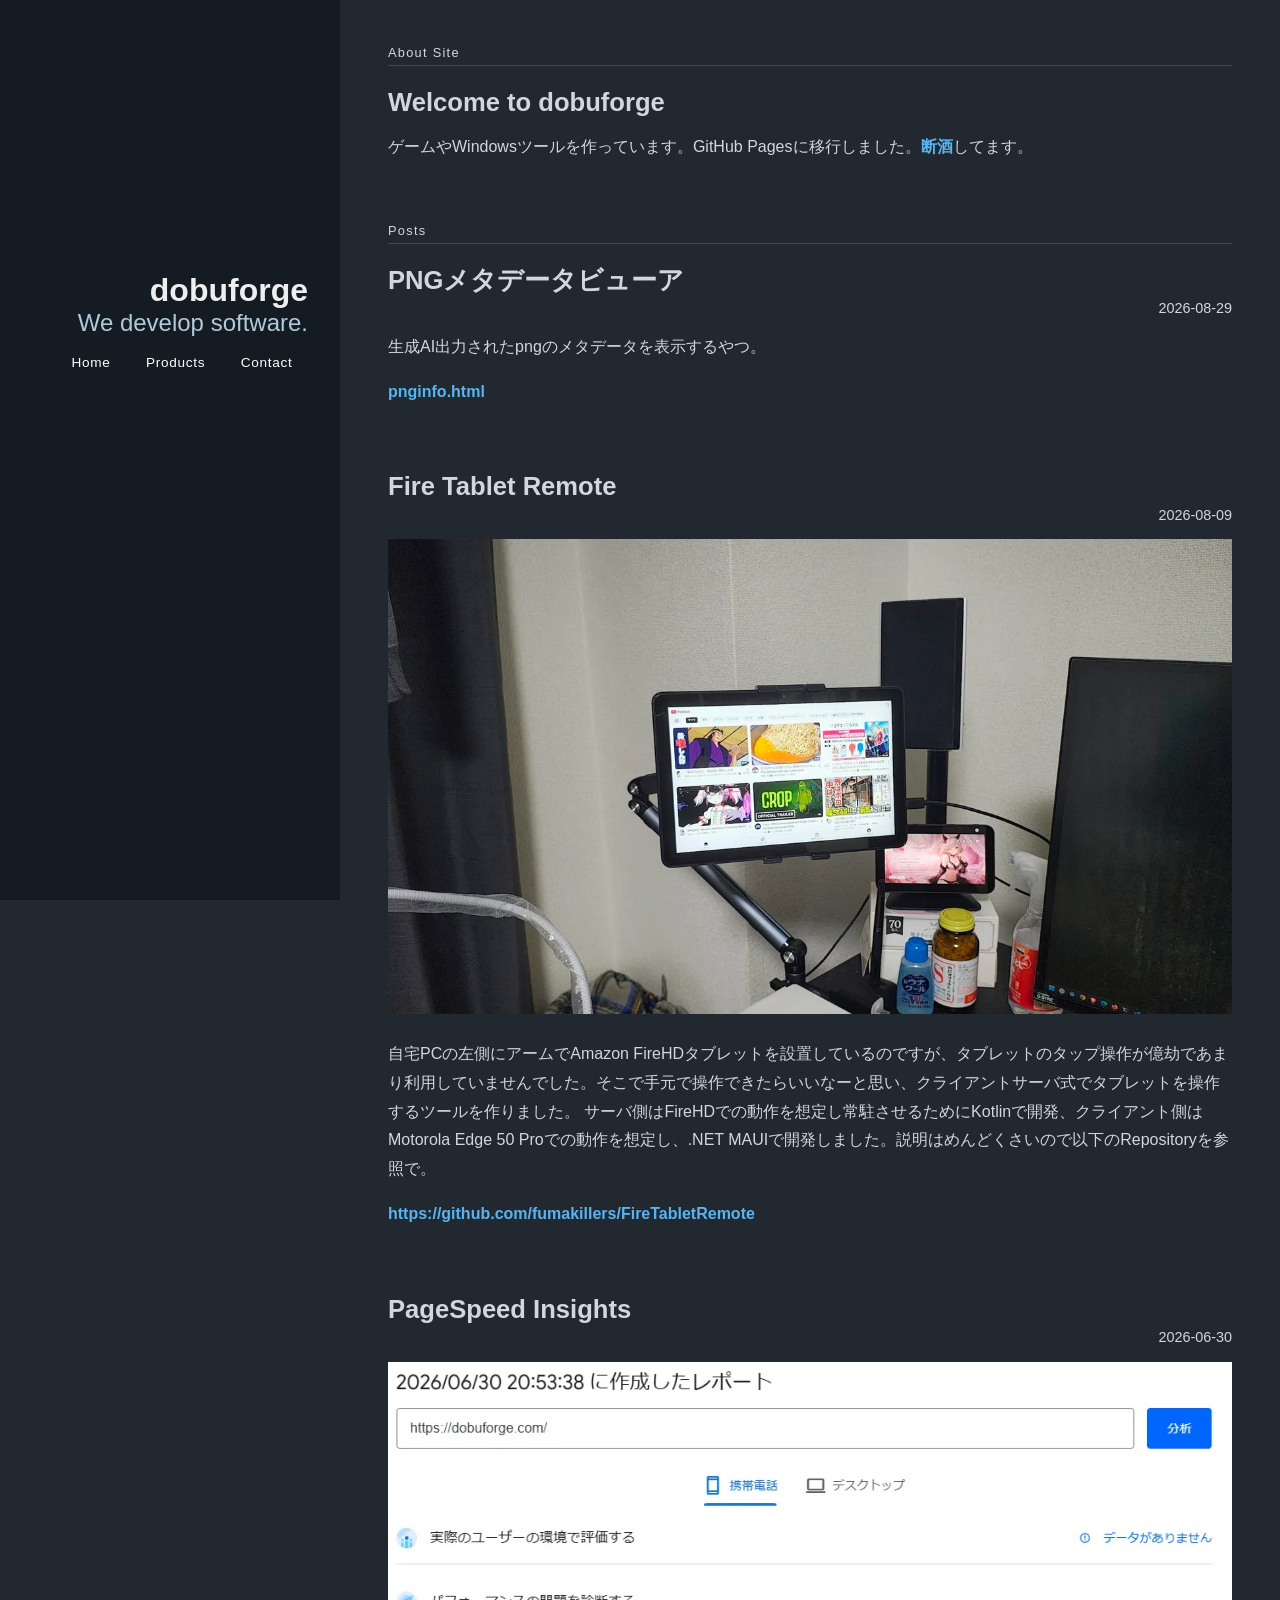
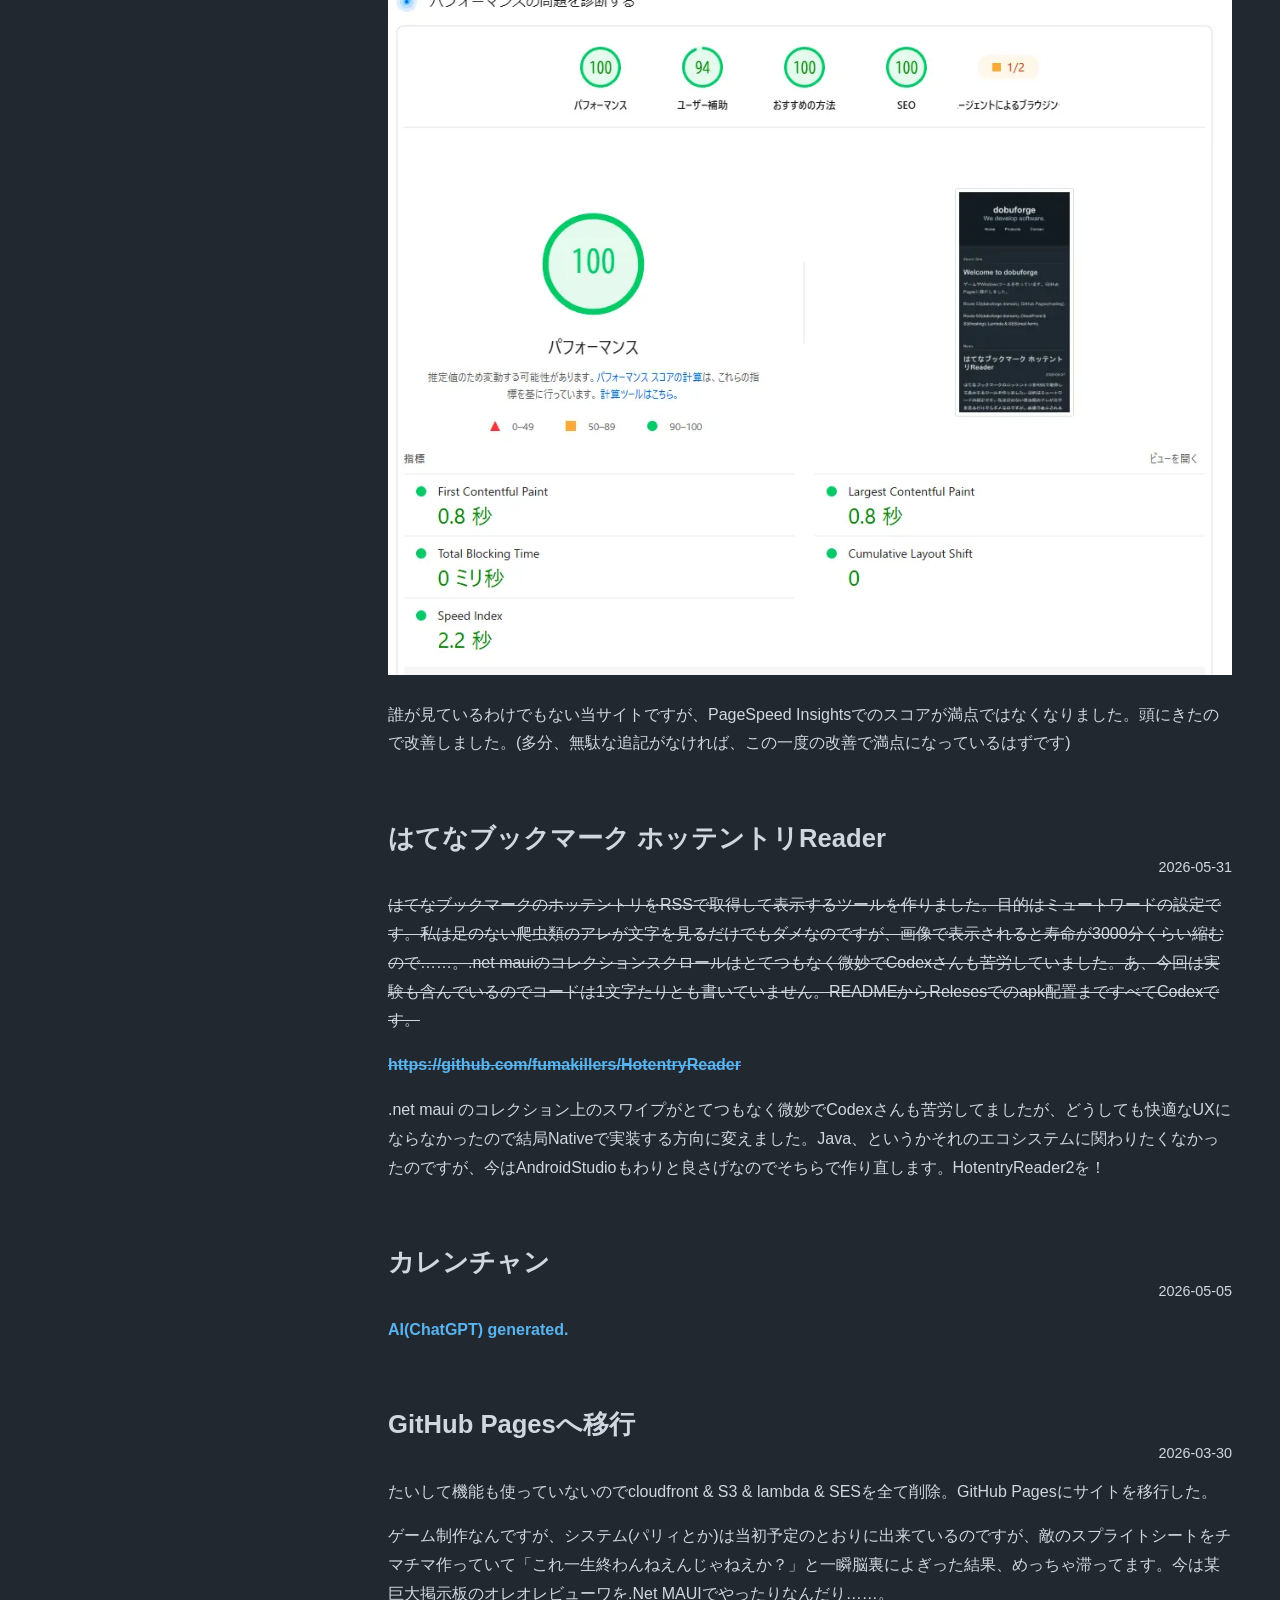
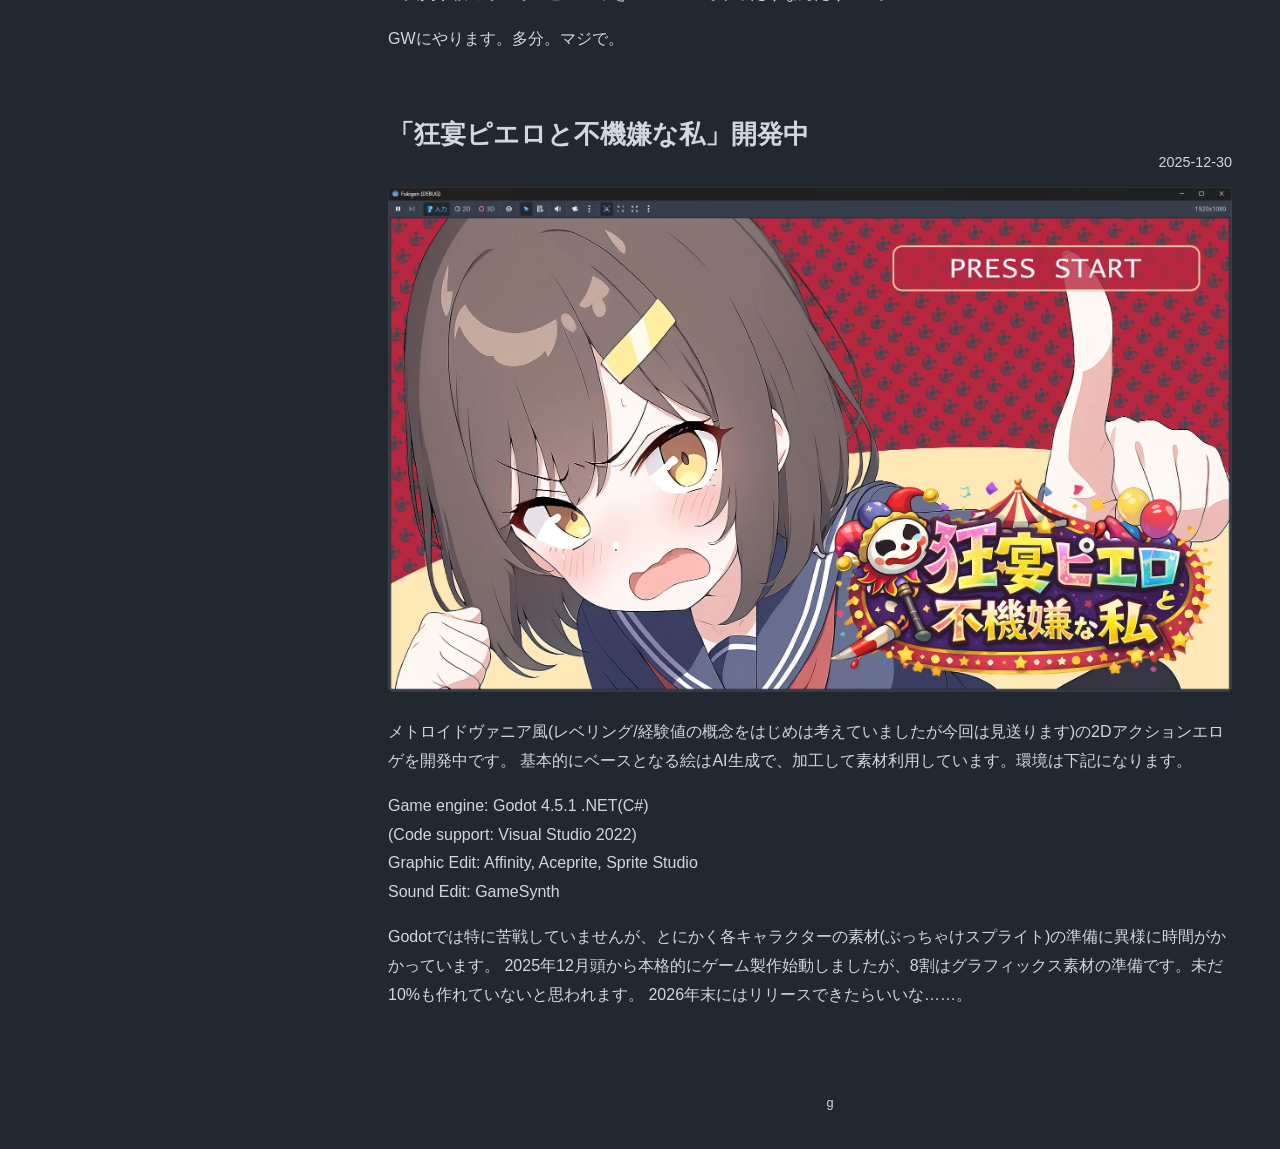
<file: index.html>
﻿<!doctype html>
<html lang="ja">

<head>
  <meta charset="utf-8">
  <meta name="viewport" content="width=device-width, initial-scale=1.0">
  <meta name="description" content="dobuforge develops software.">
  <title>dobuforge</title>
  <link rel="icon" href="favicon.svg" type="image/svg+xml">
  <link rel="stylesheet" href="assets/css/styles.min.css?20260720">
</head>

<body>
  <div id="layout" class="pure-g">
    <div class="sidebar pure-u-1 pure-u-lg-1-4">
      <div class="header">
        <h1 class="brand-title"><a href="/">dobuforge</a></h1>
        <h2 class="brand-tagline">We develop software.</h2>
        <nav class="nav">
          <ul class="nav-list">
            <li class="nav-item">
              <a class="pure-button" href="./">Home</a>
              <a class="pure-button" href="products.html">Products</a>
              <a class="pure-button" href="contact.html">Contact</a>
            </li>
          </ul>
        </nav>
      </div>
    </div>
    <main class="content pure-u-1 pure-u-lg-3-4">
      <div class="posts">
        <h1 class="content-subhead">About Site</h1>
        <section class="post">
          <header class="post-header">
            <h2 class="post-title">Welcome to dobuforge</h2>
          </header>
          <div class="post-description">
            <p>
              ゲームやWindowsツールを作っています。GitHub Pagesに移行しました。<a href="days-sober.html">断酒</a>してます。
            </p>
          </div>
        </section>
      </div>
      <div class="posts">
        <h1 class="content-subhead">Posts</h1>
        <section class="post">
          <header class="post-header">
            <h2 class="post-title">PNGメタデータビューア</h2>
            <p class="post-meta">2026-08-29</p>
          </header>
          <div class="post-description">
            <p>
              生成AI出力されたpngのメタデータを表示するやつ。
            </p>
            <p>
              <a href="pnginfo.html">pnginfo.html</a>
            </p>
            <p>
              　
            </p>
          </div>

          <header class="post-header">
            <h2 class="post-title">Fire Tablet Remote</h2>
            <p class="post-meta">2026-08-09</p>
          </header>
          <div class="post-description">
            <div class="post-images pure-g">
              <div class="pure-u-1 pure-u-lg-1-1">
                <!--LCP判定されているのでfetchpriority="high"にしているが画面外から出るような場合はlazyにする-->
                <img class="pure-img-responsive" src="assets/image/20260809_fire_remote.webp"
                  width="1280" height="720" loading="lazy" decoding="async" alt="Fire Tablet Remote">
              </div>
            </div>
            <p>
              自宅PCの左側にアームでAmazon FireHDタブレットを設置しているのですが、タブレットのタップ操作が億劫であまり利用していませんでした。そこで手元で操作できたらいいなーと思い、クライアントサーバ式でタブレットを操作するツールを作りました。
              サーバ側はFireHDでの動作を想定し常駐させるためにKotlinで開発、クライアント側はMotorola Edge 50 Proでの動作を想定し、.NET MAUIで開発しました。説明はめんどくさいので以下のRepositoryを参照で。
            </p>
            <p>
              <a href="https://github.com/fumakillers/FireTabletRemote" target="_blank">https://github.com/fumakillers/FireTabletRemote</a>
            </p>
            <p>
              　
            </p>
          </div>

          <header class="post-header">
            <h2 class="post-title">PageSpeed Insights</h2>
            <p class="post-meta">2026-06-30</p>
          </header>
          <div class="post-description">
            <div class="post-images pure-g">
              <div class="pure-u-1 pure-u-lg-1-1">
                <img class="pure-img-responsive" src="assets/image/20260630212601295.webp"
                  width="993" height="1074" loading="lazy" decoding="async" alt="PageSpeed Insights">
              </div>
            </div>
            <p>
              誰が見ているわけでもない当サイトですが、PageSpeed Insightsでのスコアが満点ではなくなりました。頭にきたので改善しました。(多分、無駄な追記がなければ、この一度の改善で満点になっているはずです)
            </p>
            <p>
              　
            </p>
          </div>

          <header class="post-header">
            <h2 class="post-title">はてなブックマーク ホッテントリReader</h2>
            <p class="post-meta">2026-05-31</p>
          </header>
          <div class="post-description">
            <p>
              <s>はてなブックマークのホッテントリをRSSで取得して表示するツールを作りました。目的はミュートワードの設定です。私は足のない爬虫類のアレが文字を見るだけでもダメなのですが、画像で表示されると寿命が3000分くらい縮むので……。.net mauiのコレクションスクロールはとてつもなく微妙でCodexさんも苦労していました。あ、今回は実験も含んでいるのでコードは1文字たりとも書いていません。READMEからRelesesでのapk配置まですべてCodexです。</s>
            </p>
            <p>
              <a href="https://github.com/fumakillers/HotentryReader" target="_blank"><s>https://github.com/fumakillers/HotentryReader</s></a>
            </p>
            <p>
              .net maui のコレクション上のスワイプがとてつもなく微妙でCodexさんも苦労してましたが、どうしても快適なUXにならなかったので結局Nativeで実装する方向に変えました。Java、というかそれのエコシステムに関わりたくなかったのですが、今はAndroidStudioもわりと良さげなのでそちらで作り直します。HotentryReader2を！
            </p>
            <p>
              　
            </p>
          </div>

          <header class="post-header">
            <h2 class="post-title">カレンチャン</h2>
            <p class="post-meta">2026-05-05</p>
          </header>
          <div class="post-description">
            <p>
              <a href="currenchan.html">AI(ChatGPT) generated.</a>
            </p>
            <p>
              　
            </p>
          </div>

          <header class="post-header">
            <h2 class="post-title">GitHub Pagesへ移行</h2>
            <p class="post-meta">2026-03-30</p>
          </header>
          <div class="post-description">
            <p>
              たいして機能も使っていないのでcloudfront & S3 & lambda & SESを全て削除。GitHub Pagesにサイトを移行した。
            </p>
            <p>
              ゲーム制作なんですが、システム(パリィとか)は当初予定のとおりに出来ているのですが、敵のスプライトシートをチマチマ作っていて「これ一生終わんねえんじゃねえか？」と一瞬脳裏によぎった結果、めっちゃ滞ってます。今は某巨大掲示板のオレオレビューワを.Net MAUIでやったりなんだり……。
            </p>
            <p>
              GWにやります。多分。マジで。
            </p>
            <p>
              　
            </p>
          </div>

          <header class="post-header">
            <h2 class="post-title">「狂宴ピエロと不機嫌な私」開発中</h2>
            <p class="post-meta">2025-12-30</p>
          </header>
          <div class="post-description">
            <div class="post-images pure-g">
              <div class="pure-u-1 pure-u-lg-1-1">
                <img class="pure-img-responsive" src="assets/image/fukigen_title_mid.webp"
                  width="1934" height="1159" loading="lazy" decoding="async" alt="fukigen dev">
              </div>
            </div>
            <p>
              メトロイドヴァニア風(レベリング/経験値の概念をはじめは考えていましたが今回は見送ります)の2Dアクションエロゲを開発中です。
              基本的にベースとなる絵はAI生成で、加工して素材利用しています。環境は下記になります。
            </p>
            <p>
              Game engine: Godot 4.5.1 .NET(C#)<br>
              (Code support: Visual Studio 2022)<br>
              Graphic Edit: Affinity, Aceprite, Sprite Studio<br>
              Sound Edit: GameSynth<br>
            </p>
            <p>
              Godotでは特に苦戦していませんが、とにかく各キャラクターの素材(ぶっちゃけスプライト)の準備に異様に時間がかかっています。
              2025年12月頭から本格的にゲーム製作始動しましたが、8割はグラフィックス素材の準備です。未だ10%も作れていないと思われます。
              2026年末にはリリースできたらいいな……。
            </p>
          </div>
        </section>
      </div>

      <div class="footer">
        <div class="pure-menu pure-menu-horizontal">
          <ul>
            <li class="pure-menu-item"><a href="https://github.com/fumakillers" target="_blank" class="pure-menu-link">g</a>
            </li>
          </ul>
        </div>
      </div>
    </main>
  </div>

</body>

</html>
</file>
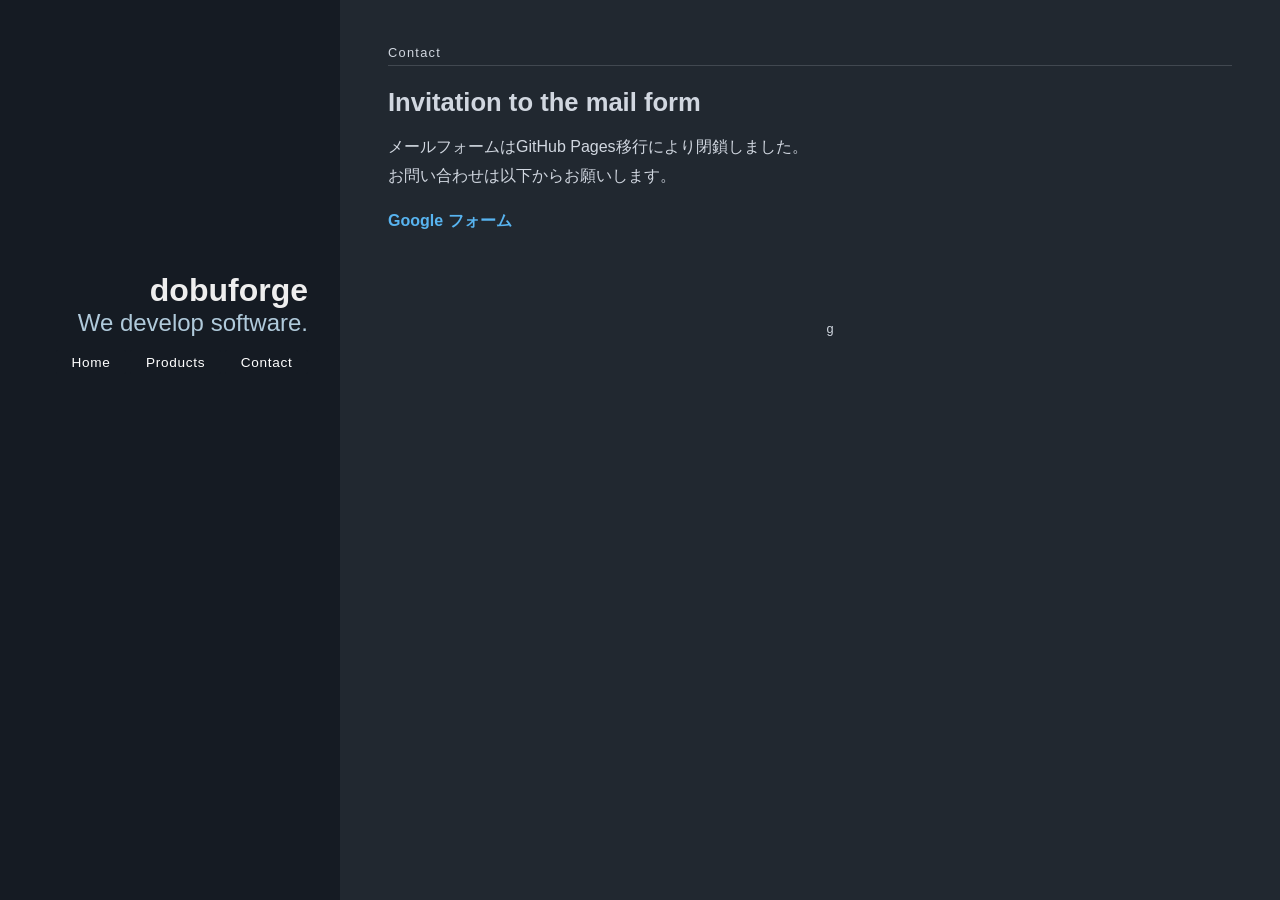
<file: contact.html>
﻿<!doctype html>
<html lang="ja">

<head>
  <meta charset="utf-8">
  <meta name="viewport" content="width=device-width, initial-scale=1.0">
  <meta name="description" content="dobuforge develops software.">
  <title>dobuforge</title>
  <link rel="icon" href="favicon.svg" type="image/svg+xml">
  <link rel="stylesheet" href="assets/css/styles.min.css?20260720">
</head>

<body>
  <div id="layout" class="pure-g">
    <div class="sidebar pure-u-1 pure-u-lg-1-4">
      <div class="header">
        <h1 class="brand-title"><a href="/">dobuforge</a></h1>
        <h2 class="brand-tagline">We develop software.</h2>
        <nav class="nav">
          <ul class="nav-list">
            <li class="nav-item">
              <a class="pure-button" href="./">Home</a>
              <a class="pure-button" href="products.html">Products</a>
              <a class="pure-button" href="contact.html">Contact</a>
            </li>
          </ul>
        </nav>
      </div>
    </div>
    <main class="content pure-u-1 pure-u-lg-3-4">
      <div class="posts">
        <h1 class="content-subhead">Contact</h1>
        <section class="post">
          <header class="post-header">
            <h2 class="post-title">Invitation to the mail form</h2>
          </header>
          <div class="post-description">
            <p>
              メールフォームはGitHub Pages移行により閉鎖しました。<br>お問い合わせは以下からお願いします。
            </p>
            <p>
              <a href="https://forms.gle/y4WkifcdZHbnmzBHA" target="_blank">Google フォーム</a>
            </p>
            <p>
            </p>
          </div>
        </section>
      </div>

      <div class="footer">
        <div class="pure-menu pure-menu-horizontal">
          <ul>
            <li class="pure-menu-item"><a href="https://github.com/fumakillers" target="_blank" class="pure-menu-link">g</a>
            </li>
          </ul>
        </div>
      </div>
    </main>
  </div>
</body>

</html>
</file>
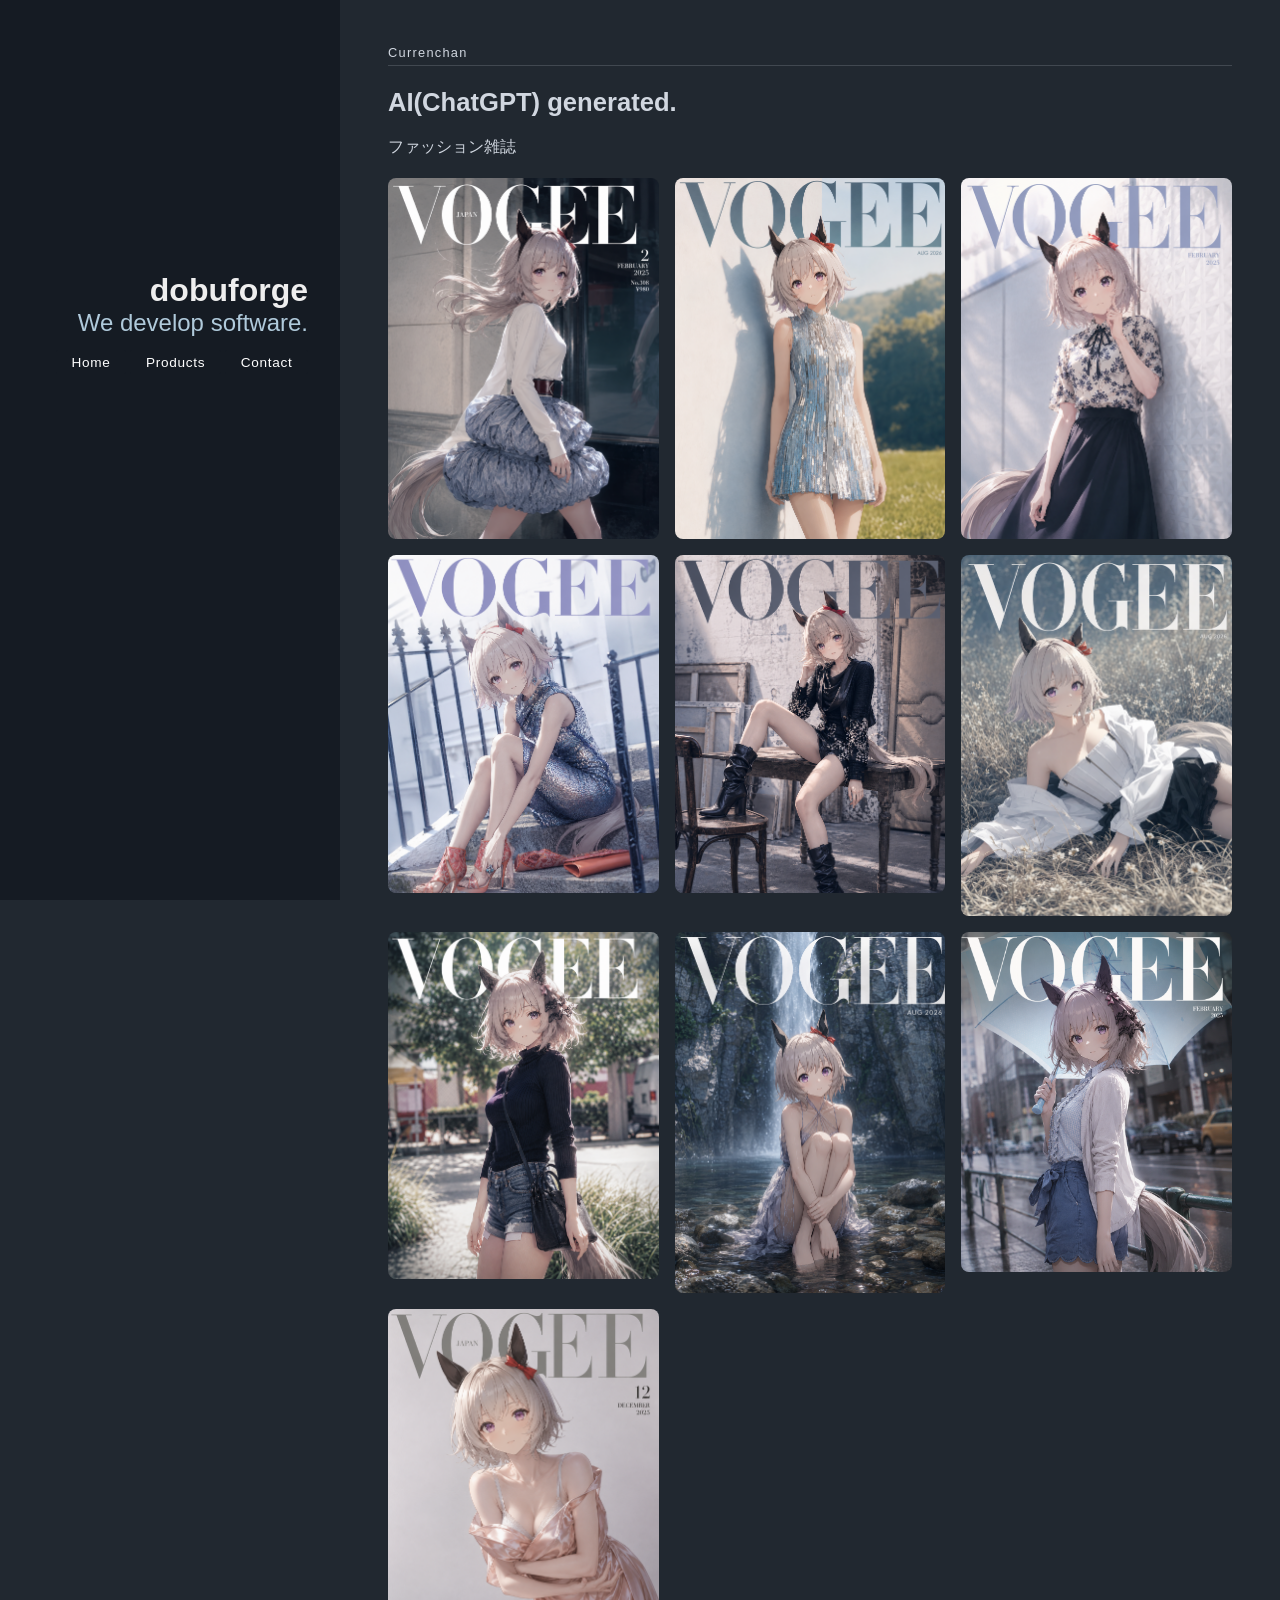
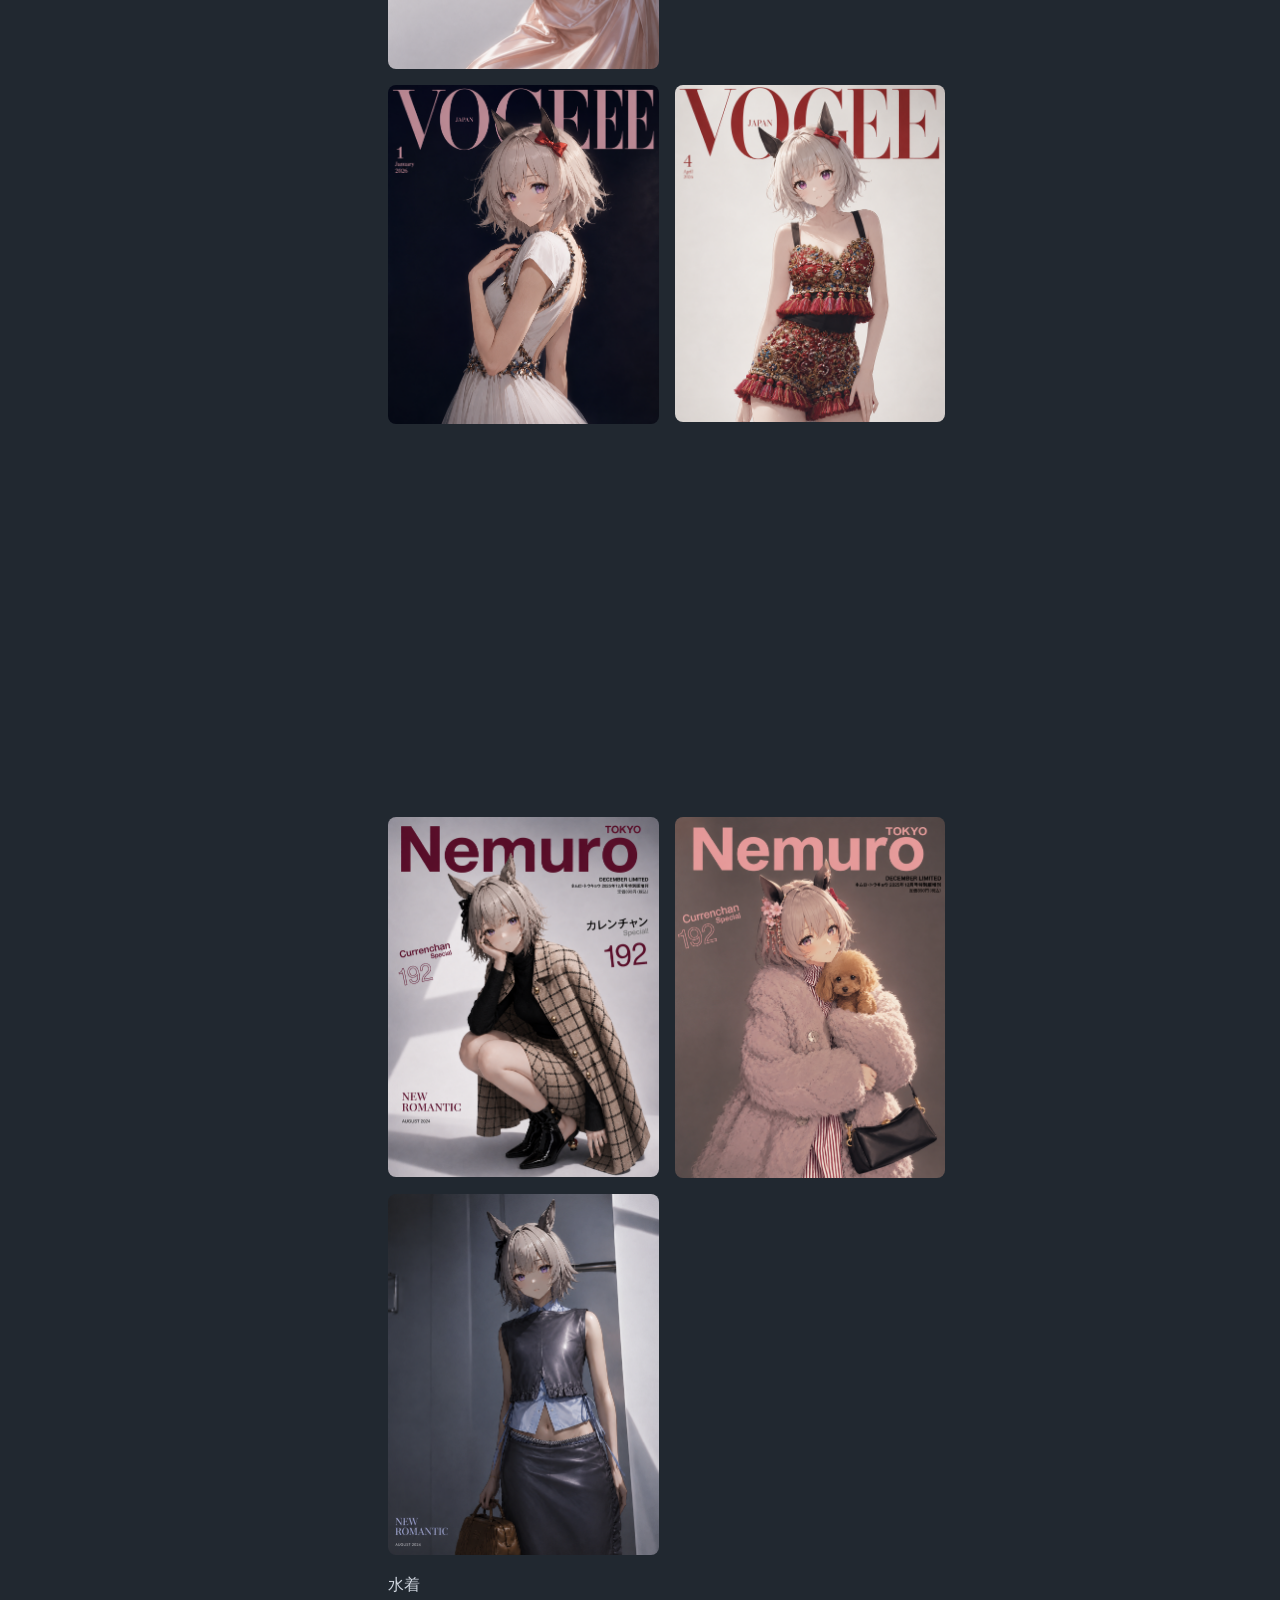
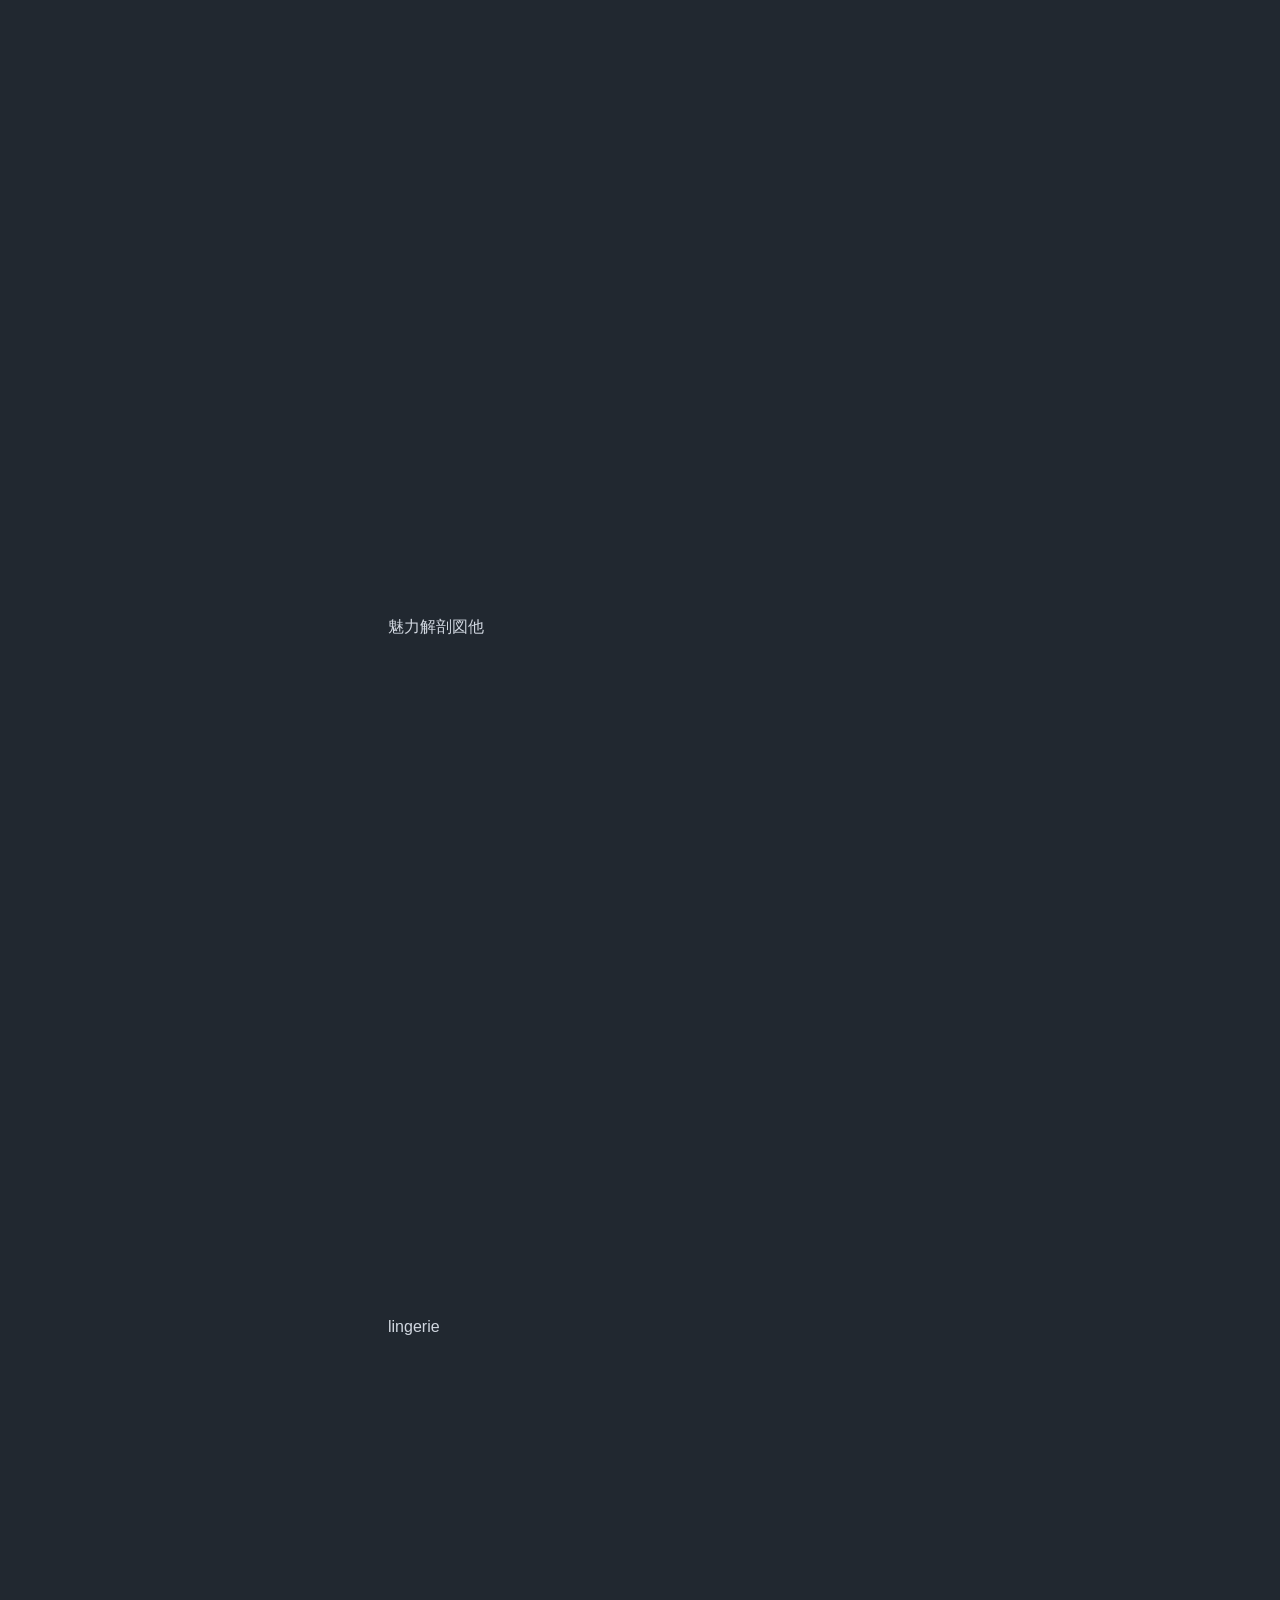
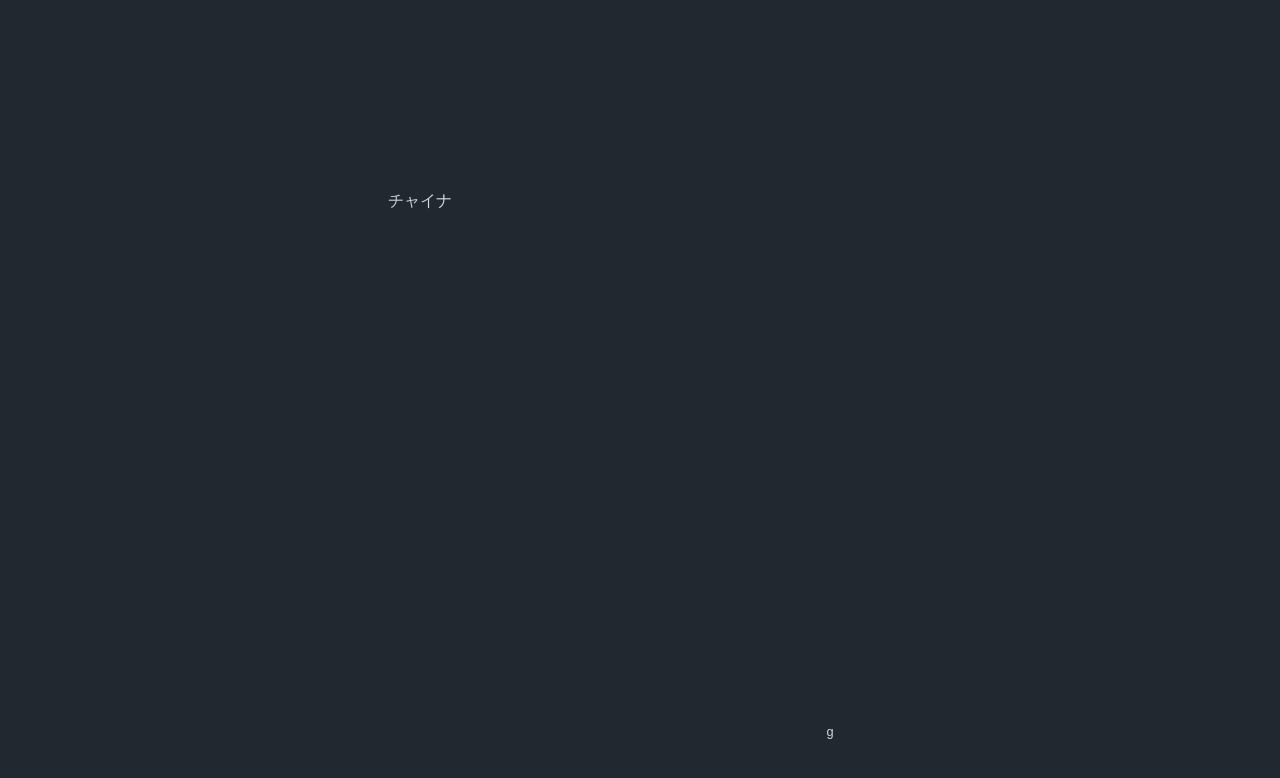
<file: currenchan.html>
<!doctype html>
<html lang="ja">

<head>
  <meta charset="utf-8">
  <meta name="viewport" content="width=device-width, initial-scale=1.0">
  <meta name="description" content="dobuforge develops software.">
  <title>dobuforge</title>
  <link rel="icon" href="favicon.svg" type="image/svg+xml">
  <link rel="stylesheet" href="assets/css/styles.min.css?20260720">
  <link rel="stylesheet" href="assets/css/currenchan.min.css?20260720">
</head>

<body>
  <div id="layout" class="pure-g">
    <div class="sidebar pure-u-1 pure-u-lg-1-4">
      <div class="header">
        <h1 class="brand-title"><a href="/">dobuforge</a></h1>
        <h2 class="brand-tagline">We develop software.</h2>
        <nav class="nav">
          <ul class="nav-list">
            <li class="nav-item">
              <a class="pure-button" href="./">Home</a>
              <a class="pure-button" href="products.html">Products</a>
              <a class="pure-button" href="contact.html">Contact</a>
            </li>
          </ul>
        </nav>
      </div>
    </div>
    <main class="content pure-u-1 pure-u-lg-3-4">
      <div class="posts">
        <h1 class="content-subhead">Currenchan</h1>
        <section class="post">
          <header class="post-header">
            <h2 class="post-title">AI(ChatGPT) generated.</h2>
          </header>
          <div class="post-description">
            <p>
              ファッション雑誌
            </p>
          </div>
          <div class="image-grid">
            <a href="assets/image/currenchan/vogee1.png" target="_blank">
              <img src="assets/image/currenchan/vogee1.png" alt="vogee1" loading="lazy" decoding="async">
            </a>
            <a href="assets/image/currenchan/vogee16.png" target="_blank">
              <img src="assets/image/currenchan/vogee16.png" alt="vogee16" loading="lazy" decoding="async">
            </a>
            <a href="assets/image/currenchan/vogee13.png" target="_blank">
              <img src="assets/image/currenchan/vogee13.png" alt="vogee13" loading="lazy" decoding="async">
            </a>

            <a href="assets/image/currenchan/vogee10.png" target="_blank">
              <img src="assets/image/currenchan/vogee10.png" alt="vogee10" loading="lazy" decoding="async">
            </a>
            <a href="assets/image/currenchan/vogee12.png" target="_blank">
              <img src="assets/image/currenchan/vogee12.png" alt="vogee12" loading="lazy" decoding="async">
            </a>
            <a href="assets/image/currenchan/vogee17.png" target="_blank">
              <img src="assets/image/currenchan/vogee17.png" alt="vogee17" loading="lazy" decoding="async">
            </a>


            <a href="assets/image/currenchan/vogee14.png" target="_blank">
              <img src="assets/image/currenchan/vogee14.png" alt="vogee14" loading="lazy" decoding="async">
            </a>
            <a href="assets/image/currenchan/vogee18.png" target="_blank">
              <img src="assets/image/currenchan/vogee18.png" alt="vogee18" loading="lazy" decoding="async">
            </a>
            <a href="assets/image/currenchan/vogee15.png" target="_blank">
              <img src="assets/image/currenchan/vogee15.png" alt="vogee15" loading="lazy" decoding="async">
            </a>

            <a href="assets/image/currenchan/vogee2.png" target="_blank">
              <img src="assets/image/currenchan/vogee2.png" alt="vogee2" loading="lazy" decoding="async">
            </a>
            <a href="assets/image/currenchan/vogee3.png" target="_blank">
              <img src="assets/image/currenchan/vogee3.png" alt="vogee3" loading="lazy" decoding="async">
            </a>
            <a href="assets/image/currenchan/vogee4.png" target="_blank">
              <img src="assets/image/currenchan/vogee4.png" alt="vogee4" loading="lazy" decoding="async">
            </a>

            <a href="assets/image/currenchan/vogee5.png" target="_blank">
              <img src="assets/image/currenchan/vogee5.png" alt="vogee5" loading="lazy" decoding="async">
            </a>
            <a href="assets/image/currenchan/vogee6.png" target="_blank">
              <img src="assets/image/currenchan/vogee6.png" alt="vogee6" loading="lazy" decoding="async">
            </a>
            <a href="assets/image/currenchan/vogee7.png" target="_blank">
              <img src="assets/image/currenchan/vogee7.png" alt="vogee7" loading="lazy" decoding="async">
            </a>

            <a href="assets/image/currenchan/vogee8.png" target="_blank">
              <img src="assets/image/currenchan/vogee8.png" alt="vogee8" loading="lazy" decoding="async">
            </a>
            <a href="assets/image/currenchan/vogee9.png" target="_blank">
              <img src="assets/image/currenchan/vogee9.png" alt="vogee9" loading="lazy" decoding="async">
            </a>
            <a href="assets/image/currenchan/vogee11.png" target="_blank">
              <img src="assets/image/currenchan/vogee11.png" alt="vogee11" loading="lazy" decoding="async">
            </a>

            <a href="assets/image/currenchan/Nemuro_1a.png" target="_blank">
              <img src="assets/image/currenchan/Nemuro_1a.png" alt="Nemuro_1a" loading="lazy" decoding="async">
            </a>
            <a href="assets/image/currenchan/Nemuro_2.png" target="_blank">
              <img src="assets/image/currenchan/Nemuro_2.png" alt="Nemuro_2" loading="lazy" decoding="async">
            </a>
            <a href="assets/image/currenchan/Nemuro_3.png" target="_blank">
              <img src="assets/image/currenchan/Nemuro_3.png" alt="Nemuro_3" loading="lazy" decoding="async">
            </a>

            <a href="assets/image/currenchan/miumiu風.png" target="_blank">
              <img src="assets/image/currenchan/miumiu風.png" alt="miumiu風" loading="lazy" decoding="async">
            </a>
            <a href="assets/image/currenchan/currenchan_reve_z.png" target="_blank">
              <img src="assets/image/currenchan/currenchan_reve_z.png" alt="currenchan_reve_z" loading="lazy" decoding="async">
            </a>
            <a href="assets/image/currenchan/浴衣ファッション雑誌_2.png" target="_blank">
              <img src="assets/image/currenchan/浴衣ファッション雑誌_2.png" alt="浴衣ファッション雑誌_2" loading="lazy" decoding="async">
            </a>
          </div>
          <div class="post-description">
            <p>
              水着
            </p>
          </div>
          <div class="image-grid">
            <a href="assets/image/currenchan/水着ファッション雑誌_1.png" target="_blank">
              <img src="assets/image/currenchan/水着ファッション雑誌_1.png" alt="水着ファッション雑誌_1" loading="lazy" decoding="async">
            </a>
            <a href="assets/image/currenchan/水着ファッション雑誌_2.png" target="_blank">
              <img src="assets/image/currenchan/水着ファッション雑誌_2.png" alt="水着ファッション雑誌_2" loading="lazy" decoding="async">
            </a>
            <a href="assets/image/currenchan/水着ファッション雑誌_3.png" target="_blank">
              <img src="assets/image/currenchan/水着ファッション雑誌_3.png" alt="水着ファッション雑誌_3" loading="lazy" decoding="async">
            </a>

            <a href="assets/image/currenchan/水着ファッション雑誌_4.png" target="_blank">
              <img src="assets/image/currenchan/水着ファッション雑誌_4.png" alt="水着ファッション雑誌_4" loading="lazy" decoding="async">
            </a>
            <a href="assets/image/currenchan/下着ファッション雑誌_3.png" target="_blank">
              <img src="assets/image/currenchan/下着ファッション雑誌_3.png" alt="下着ファッション雑誌_3" loading="lazy" decoding="async">
            </a>
            <a href="assets/image/currenchan/下着ファッション雑誌_4.png" target="_blank">
              <img src="assets/image/currenchan/下着ファッション雑誌_4.png" alt="下着ファッション雑誌_4" loading="lazy" decoding="async">
            </a>
          </div>
          <div class="post-description">
            <p>
              魅力解剖図他
            </p>
          </div>
          <div class="image-grid">
            <a href="assets/image/currenchan/魅力解剖図_curren_01.png" target="_blank">
              <img src="assets/image/currenchan/魅力解剖図_curren_01.png" alt="魅力解剖図_curren_01" loading="lazy" decoding="async">
            </a>
            <a href="assets/image/currenchan/魅力解剖図_curren_02.png" target="_blank">
              <img src="assets/image/currenchan/魅力解剖図_curren_02.png" alt="魅力解剖図_curren_02" loading="lazy" decoding="async">
            </a>
            <a href="assets/image/currenchan/魅力解剖図_curren_03.png" target="_blank">
              <img src="assets/image/currenchan/魅力解剖図_curren_03.png" alt="魅力解剖図_curren_03" loading="lazy" decoding="async">
            </a>

            <a href="assets/image/currenchan/insta_107e34c67.png" target="_blank">
              <img src="assets/image/currenchan/insta_107e34c67.png" alt="insta_107e34c67" loading="lazy" decoding="async">
            </a>
            <a href="assets/image/currenchan/curren_花火大会.png" target="_blank">
              <img src="assets/image/currenchan/curren_花火大会.png" alt="curren_花火大会" loading="lazy" decoding="async">
            </a>
            <a href="assets/image/currenchan/トー横カレンアヤベ.png" target="_blank">
              <img src="assets/image/currenchan/トー横カレンアヤベ.png" alt="トー横カレンアヤベ" loading="lazy" decoding="async">
            </a>
          </div>
          <div class="post-description">
            <p>
              lingerie
            </p>
          </div>
          <div class="image-grid">
            <a href="assets/image/currenchan/1_currenchan_lingerie_003.png" target="_blank">
              <img src="assets/image/currenchan/1_currenchan_lingerie_003.png" alt="1_currenchan_lingerie_003" loading="lazy" decoding="async">
            </a>
            <a href="assets/image/currenchan/2_currenchan_lingerie_008.png" target="_blank">
              <img src="assets/image/currenchan/2_currenchan_lingerie_008.png" alt="2_currenchan_lingerie_008" loading="lazy" decoding="async">
            </a>
            <a href="assets/image/currenchan/3_currenchan_lingerie_004.png" target="_blank">
              <img src="assets/image/currenchan/3_currenchan_lingerie_004.png" alt="3_currenchan_lingerie_004" loading="lazy" decoding="async">
            </a>

            <a href="assets/image/currenchan/curren_and_Bouquet_001.png" target="_blank">
              <img src="assets/image/currenchan/curren_and_Bouquet_001.png" alt="curren_and_Bouquet_001" loading="lazy" decoding="async">
            </a>
            <a href="assets/image/currenchan/curren_and_Bouquet_002.png" target="_blank">
              <img src="assets/image/currenchan/curren_and_Bouquet_002.png" alt="curren_and_Bouquet_002" loading="lazy" decoding="async">
            </a>
            <a href="assets/image/currenchan/curren_and_Bouquet_003.png" target="_blank">
              <img src="assets/image/currenchan/curren_and_Bouquet_003.png" alt="curren_and_Bouquet_003" loading="lazy" decoding="async">
            </a>
          </div>
          <div class="post-description">
            <p>
              チャイナ
            </p>
          </div>
          <div class="image-grid">
            <a href="assets/image/currenchan/china_1.png" target="_blank">
              <img src="assets/image/currenchan/china_1.png" alt="china_1" loading="lazy" decoding="async">
            </a>
            <a href="assets/image/currenchan/china_2.png" target="_blank">
              <img src="assets/image/currenchan/china_2.png" alt="china_2" loading="lazy" decoding="async">
            </a>
            <a href="assets/image/currenchan/china_3.png" target="_blank">
              <img src="assets/image/currenchan/china_3.png" alt="china_3" loading="lazy" decoding="async">
            </a>              

          </div>
        </section>
      </div>

      <div class="footer">
        <div class="pure-menu pure-menu-horizontal">
          <ul>
            <li class="pure-menu-item"><a href="https://github.com/fumakillers" target="_blank" class="pure-menu-link">g</a>
            </li>
          </ul>
        </div>
      </div>
    </main>
  </div>
</body>

</html>
</file>
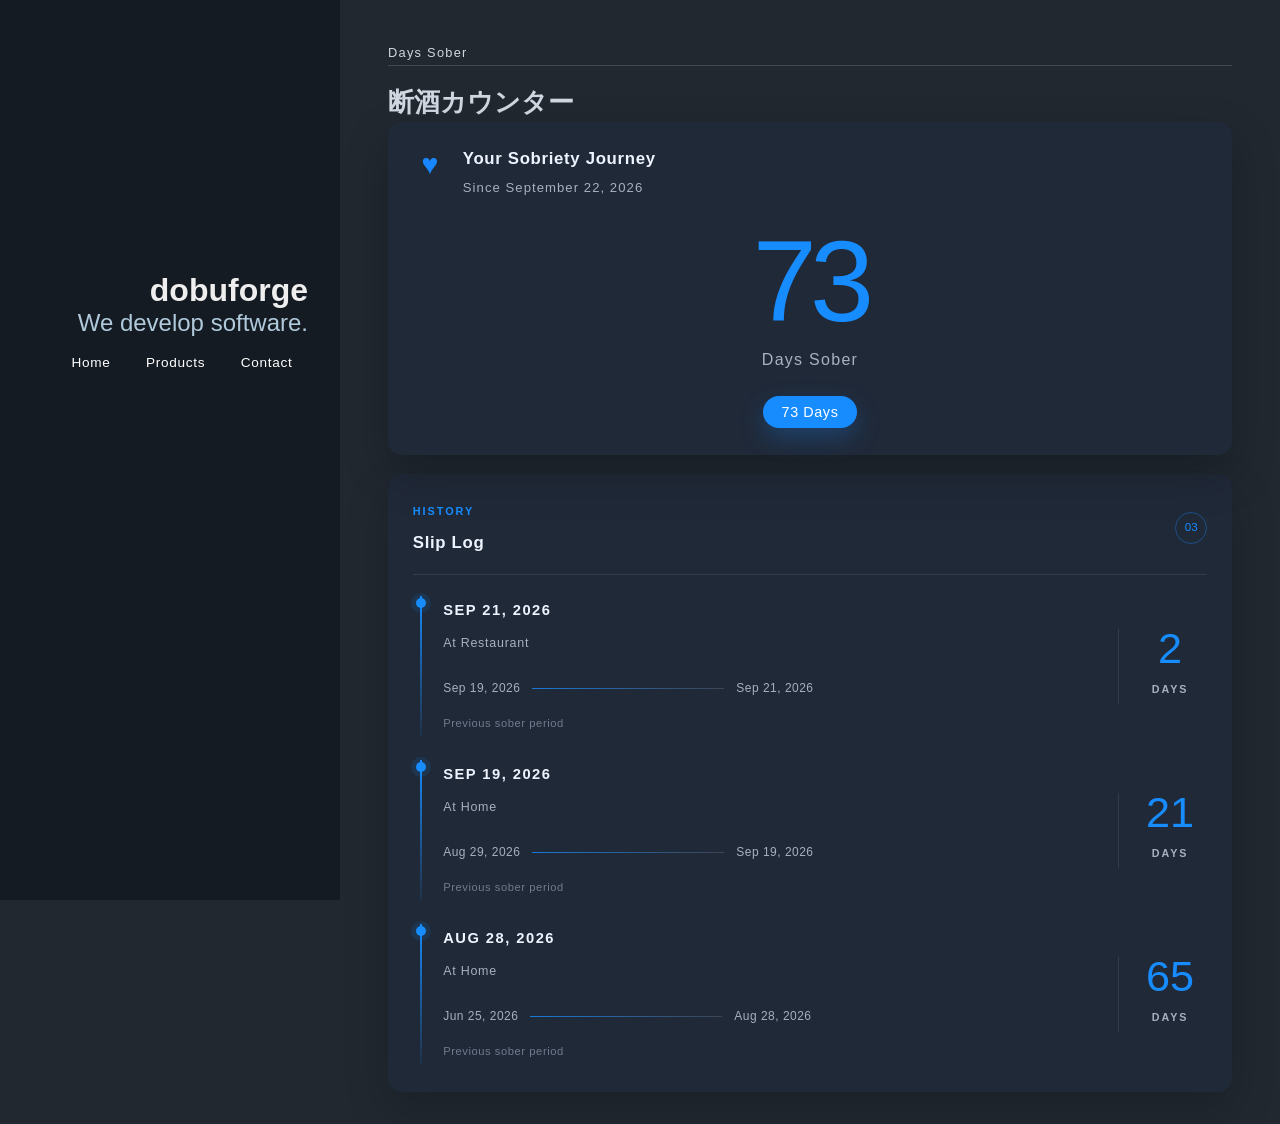
<file: days-sober.html>
<!doctype html>
<html lang="ja">

<head>
  <meta charset="utf-8">
  <meta name="viewport" content="width=device-width, initial-scale=1.0">
  <meta name="description" content="dobuforge develops software.">
  <title>dobuforge</title>
  <link rel="icon" href="favicon.svg" type="image/svg+xml">
  <link rel="stylesheet" href="assets/css/styles.min.css?20260720">
  <link rel="stylesheet" href="assets/css/days-sober.min.css?20260829">
</head>

<body>
  <div id="layout" class="pure-g">
    <div class="sidebar pure-u-1 pure-u-lg-1-4">
      <div class="header">
        <h1 class="brand-title"><a href="/">dobuforge</a></h1>
        <h2 class="brand-tagline">We develop software.</h2>
        <nav class="nav">
          <ul class="nav-list">
            <li class="nav-item">
              <a class="pure-button" href="./">Home</a>
              <a class="pure-button" href="products.html">Products</a>
              <a class="pure-button" href="contact.html">Contact</a>
            </li>
          </ul>
        </nav>
      </div>
    </div>
    <main class="content pure-u-1 pure-u-lg-3-4">
      <div class="posts">
        <h1 class="content-subhead">Days Sober</h1>
        <section class="post">
          <header class="post-header">
            <h2 class="post-title">断酒カウンター</h2>
          </header>
          <div class="post-description">
            <div class="sober-wrap">
              <section class="sober-card" aria-label="断酒カウンター">
                <div class="sober-card-header">
                  <div class="sober-icon" aria-hidden="true">♥</div>
                  <div>
                    <p class="sober-title">Your Sobriety Journey</p>
                    <p class="sober-since">Since September 22, 2026</p>
                  </div>
                </div>

                <div class="sober-days" id="sober-days">--</div>
                <div class="sober-label">Days Sober</div>

                <div class="sober-badge" id="sober-badge">Loading...</div>
              </section>
            </div>

            <section class="slip-card" aria-labelledby="slip-log-title">
              <div class="slip-card-header">
                <div>
                  <p class="slip-eyebrow">HISTORY</p>
                  <h3 class="slip-title" id="slip-log-title">Slip Log</h3>
                </div>
                <span class="slip-count">03</span>
              </div>

              <article class="slip-entry">
                <div class="slip-marker" aria-hidden="true"></div>
                <div class="slip-main">
                  <time class="slip-date" datetime="2026-09-21">SEP 21, 2026</time>
                  <span class="slip-location">At Restaurant</span>
                  <div class="slip-period">
                    <time datetime="2026-09-19">Sep 19, 2026</time>
                    <span class="slip-line" aria-hidden="true"></span>
                    <time datetime="2026-09-21">Sep 21, 2026</time>
                  </div>
                  <span class="slip-caption">Previous sober period</span>
                </div>
                <div class="slip-duration">
                  <strong>2</strong>
                  <span>DAYS</span>
                </div>
              </article>

              <article class="slip-entry">
                <div class="slip-marker" aria-hidden="true"></div>
                <div class="slip-main">
                  <time class="slip-date" datetime="2026-09-19">SEP 19, 2026</time>
                  <span class="slip-location">At Home</span>
                  <div class="slip-period">
                    <time datetime="2026-08-29">Aug 29, 2026</time>
                    <span class="slip-line" aria-hidden="true"></span>
                    <time datetime="2026-09-19">Sep 19, 2026</time>
                  </div>
                  <span class="slip-caption">Previous sober period</span>
                </div>
                <div class="slip-duration">
                  <strong>21</strong>
                  <span>DAYS</span>
                </div>
              </article>

              <article class="slip-entry">
                <div class="slip-marker" aria-hidden="true"></div>
                <div class="slip-main">
                  <time class="slip-date" datetime="2026-08-28">AUG 28, 2026</time>
                  <span class="slip-location">At Home</span>
                  <div class="slip-period">
                    <time datetime="2026-06-25">Jun 25, 2026</time>
                    <span class="slip-line" aria-hidden="true"></span>
                    <time datetime="2026-08-28">Aug 28, 2026</time>
                  </div>
                  <span class="slip-caption">Previous sober period</span>
                </div>
                <div class="slip-duration">
                  <strong>65</strong>
                  <span>DAYS</span>
                </div>
              </article>
            </section>
          </div>
        </section>
      </div>
    </main>
  </div>
<script>
  (() => {
    const MS_PER_DAY = 24 * 60 * 60 * 1000;

    function dateOnlyUtc(year, month, day) {
      return Date.UTC(year, month - 1, day);
    }

    function todayOnlyUtc() {
      const now = new Date();
      return Date.UTC(
        now.getFullYear(),
        now.getMonth(),
        now.getDate()
      );
    }

    const startDate = dateOnlyUtc(2026, 9, 22);
    const today = todayOnlyUtc();

    const elapsedDays = Math.floor((today - startDate) / MS_PER_DAY);
    const daysSober = Math.max(0, elapsedDays);
    const dayLabel = daysSober === 1 ? "Day" : "Days";

    document.getElementById("sober-days").textContent = daysSober;
    document.getElementById("sober-badge").textContent = `${daysSober} ${dayLabel}`;
  })();
</script>
</body>
</html>
</file>
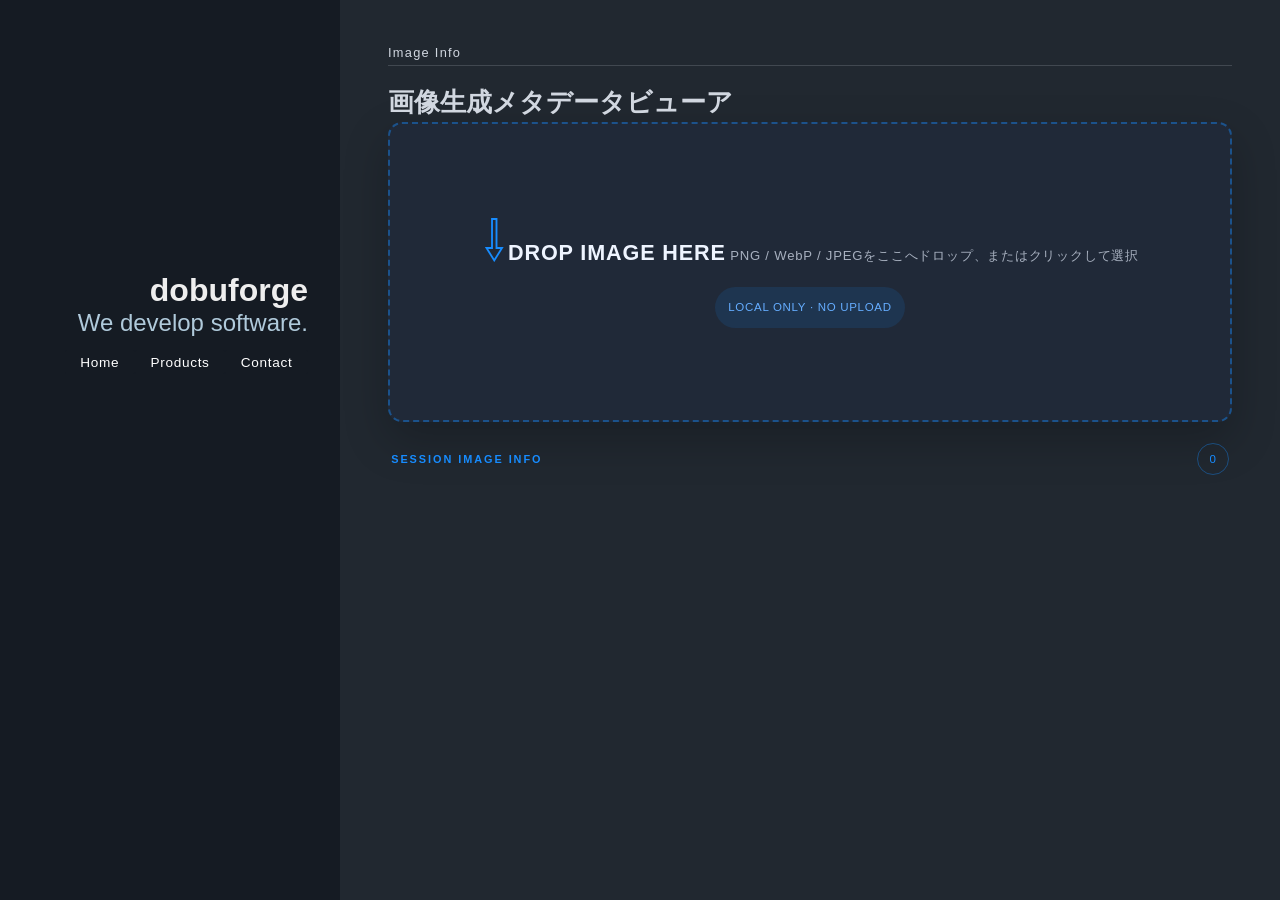
<file: pnginfo.html>
<!doctype html>
<html lang="ja">
<head>
  <meta charset="utf-8"><meta name="viewport" content="width=device-width, initial-scale=1.0">
  <meta name="description" content="Inspect PNG, WebP, and JPEG generation metadata locally in your browser."><title>Image Info - dobuforge</title>
  <link rel="icon" href="favicon.svg" type="image/svg+xml"><link rel="stylesheet" href="assets/css/styles.min.css?20260720"><link rel="stylesheet" href="assets/css/pnginfo.min.css?20260830b">
</head>
<body><div id="layout" class="pure-g"><div class="sidebar pure-u-1 pure-u-lg-1-4"><div class="header"><h1 class="brand-title"><a href="/">dobuforge</a></h1><h2 class="brand-tagline">We develop software.</h2><nav class="nav"><ul class="nav-list"><li class="nav-item"><a class="pure-button" href="./">Home</a><a class="pure-button" href="products.html">Products</a><a class="pure-button" href="contact.html">Contact</a></li></ul></nav></div></div>
<main class="content pure-u-1 pure-u-lg-3-4"><div class="posts"><h1 class="content-subhead">Image Info</h1><section class="post"><header class="post-header"><h2 class="post-title">画像生成メタデータビューア</h2></header><div class="post-description">
<label class="png-drop" id="drop-zone" for="png-input"><span><span class="png-drop-icon" aria-hidden="true">⇩</span><span class="png-drop-title">DROP IMAGE HERE</span><span class="png-drop-help"> PNG / WebP / JPEGをここへドロップ、またはクリックして選択 </span><span class="png-drop-local">LOCAL ONLY · NO UPLOAD</span></span></label><input class="png-input" id="png-input" type="file" accept="image/png,image/webp,image/jpeg,.png,.webp,.jpg,.jpeg" multiple>
<div class="png-session-head" id="session-head" hidden><p class="png-session-label">SESSION IMAGE INFO</p><span class="png-count" id="png-count">0</span></div><section class="png-results" id="png-results" aria-live="polite"></section>
</div></section></div></main></div>
<script>(()=>{
const dropZone=document.getElementById('drop-zone'),input=document.getElementById('png-input'),results=document.getElementById('png-results'),sessionHead=document.getElementById('session-head'),count=document.getElementById('png-count'),decoder=new TextDecoder('utf-8'),latin1=new TextDecoder('iso-8859-1');let total=0;
const supported=/\.(png|webp|jpe?g)$/i;
['dragenter','dragover'].forEach(n=>dropZone.addEventListener(n,e=>{e.preventDefault();dropZone.classList.add('is-dragging')}));['dragleave','drop'].forEach(n=>dropZone.addEventListener(n,e=>{e.preventDefault();dropZone.classList.remove('is-dragging')}));dropZone.addEventListener('drop',e=>processFiles(e.dataTransfer.files));input.addEventListener('change',()=>{processFiles(input.files);input.value=''})
async function processFiles(list){const files=[...list].filter(f=>['image/png','image/webp','image/jpeg'].includes(f.type)||supported.test(f.name));for(const file of files){results.prepend(await makeCard(file));total++}if(total){sessionHead.hidden=false;count.textContent=total}}
async function makeCard(file){const card=el('article','png-entry'),head=el('div','png-entry-head');head.append(el('h3','png-entry-name',file.name));card.append(head);const body=el('div','png-entry-body'),img=document.createElement('img');img.className='png-preview';img.alt=file.name;img.src=URL.createObjectURL(file);img.onload=()=>URL.revokeObjectURL(img.src);body.append(img);const meta=el('div','png-meta');body.append(meta);card.append(body);
try{const parsed=await parseImage(await file.arrayBuffer()),kind=parsed.format.toUpperCase();head.append(el('span','png-entry-kind',`${kind} INFO`));const text=parsed.items;const human=extractHuman(text);if(human.fields.length){const box=el('section','png-human'),title=el('div','png-human-title',`GENERATION INFO · ${human.source}`);box.append(title);for(const f of human.fields)addField(box,f.key,f.value,f.wide?'png-human-wide':'');meta.append(box)}
const preferred=['parameters','prompt','workflow'];let shown=0;const rawText=document.createElement('details');rawText.className='png-raw';const rawSummary=document.createElement('summary');rawSummary.textContent='Embedded generation metadata (Raw)';rawText.append(rawSummary);const rawBody=el('div','png-raw-body');for(const key of preferred)for(const item of text.filter(x=>x.keyword.toLowerCase()===key)){addField(rawBody,key,pretty(item.value));shown++}for(const item of text.filter(x=>!preferred.includes(x.keyword.toLowerCase()))){addField(rawBody,item.keyword,pretty(item.value));shown++}if(shown){rawText.append(rawBody);meta.append(rawText)}else addField(meta,'Metadata',`No supported textual ${kind} metadata found.`,'png-empty');
const raw=document.createElement('details');raw.className='png-raw';const summary=document.createElement('summary');summary.textContent=`Raw ${kind} metadata blocks`;raw.append(summary,el('pre','png-value',parsed.raw.join('\n\n')||'(none)'));meta.append(raw)}catch(err){head.append(el('span','png-entry-kind','IMAGE INFO'));addField(meta,'Error',err.message||String(err),'png-error')}return card}
function extractHuman(items){const p=items.find(x=>x.keyword.toLowerCase()==='parameters')||items.find(x=>isA1111(String(x.value))),q=items.find(x=>x.keyword.toLowerCase()==='prompt'&&isComfy(String(x.value)))||items.find(x=>findComfyJson(String(x.value)));if(p)return extractA1111(p.value);if(q){const json=findComfyJson(String(q.value))||String(q.value);return extractComfy(json)}return{source:'Image',fields:[]}}
function extractA1111(value){const s=String(value),marker='Negative prompt:',idx=s.indexOf(marker);let positive=idx>=0?s.slice(0,idx).trim():s.trim(),rest=idx>=0?s.slice(idx+marker.length).trim():'';let negative='',settings='';const m=rest.match(/\nSteps:\s*/);if(m){negative=rest.slice(0,m.index).trim();settings='Steps: '+rest.slice(m.index+m[0].length)}else if(idx<0){const sm=s.match(/\nSteps:\s*/);if(sm){positive=s.slice(0,sm.index).trim();settings='Steps: '+s.slice(sm.index+sm[0].length)}}const fields=[];if(positive)fields.push({key:'Positive Prompt',value:positive,wide:true});if(negative)fields.push({key:'Negative Prompt',value:negative,wide:true});if(settings){const map=parseSettings(settings);for(const [key,val] of Object.entries(map))fields.push({key,value:val})}return{source:'Forge / A1111',fields}}
function parseSettings(s){const out={};for(const part of splitCommaAware(s)){const i=part.indexOf(':');if(i>0)out[part.slice(0,i).trim()]=part.slice(i+1).trim()}return out}
function splitCommaAware(s){const a=[];let start=0,depth=0,quote='';for(let i=0;i<s.length;i++){const c=s[i];if(quote){if(c===quote&&s[i-1]!=='\\')quote='';continue}if(c==='"'||c==="'"){quote=c;continue}if('([{'.includes(c))depth++;else if(')]}'.includes(c))depth=Math.max(0,depth-1);else if(c===','&&depth===0){a.push(s.slice(start,i).trim());start=i+1}}a.push(s.slice(start).trim());return a.filter(Boolean)}
function extractComfy(value){let graph;try{graph=JSON.parse(value)}catch{return{source:'ComfyUI',fields:[]}}const nodes=Object.entries(graph).filter(([,n])=>n&&typeof n==='object'),fields=[],samplers=nodes.filter(([,n])=>/sampler/i.test(n.class_type||'')&&n.inputs);const texts=nodes.filter(([,n])=>/textencode/i.test(n.class_type||'')&&typeof n.inputs?.text==='string');const roles=new Map();for(const [id] of texts){let role='Prompt';for(const [,sam] of samplers){if(refersTo(sam.inputs?.positive,id))role='Positive Prompt';if(refersTo(sam.inputs?.negative,id))role='Negative Prompt'}roles.set(id,role)}const positives=texts.filter(([id])=>roles.get(id)==='Positive Prompt'),negatives=texts.filter(([id])=>roles.get(id)==='Negative Prompt');if(positives.length)fields.push({key:'Positive Prompt',value:positives.map(([,n])=>n.inputs.text).join('\n\n'),wide:true});if(negatives.length)fields.push({key:'Negative Prompt',value:negatives.map(([,n])=>n.inputs.text).join('\n\n'),wide:true});const sampler=samplers[0]?.[1]?.inputs;if(sampler){for(const [src,key] of [['seed','Seed'],['steps','Steps'],['cfg','CFG'],['sampler_name','Sampler'],['scheduler','Scheduler'],['denoise','Denoise']])if(sampler[src]!==undefined&&!Array.isArray(sampler[src]))fields.push({key,value:String(sampler[src])})}const models=[];for(const [,n] of nodes){const i=n.inputs||{};for(const k of ['ckpt_name','unet_name','model_name'])if(typeof i[k]==='string')models.push(i[k])}if(models.length)fields.push({key:'Model',value:[...new Set(models)].join('\n'),wide:true});const loras=[];for(const [,n] of nodes){const i=n.inputs||{};for(const [k,v] of Object.entries(i))if(/lora.*name|lora_name/i.test(k)&&typeof v==='string')loras.push(v)}if(loras.length)fields.push({key:'LoRA',value:[...new Set(loras)].join('\n'),wide:true});return{source:'ComfyUI',fields}}
function refersTo(v,id){return Array.isArray(v)&&String(v[0])===String(id)}
async function parseImage(buffer){const b=new Uint8Array(buffer);if(isPng(b))return{format:'PNG',items:(await parsePng(buffer)).filter(c=>c.keyword).map(c=>({keyword:c.keyword,value:c.text,type:c.type})),raw:(await parsePng(buffer)).map(c=>c.keyword?`${c.type} · ${c.keyword}\n${c.text}`:`${c.type} (${c.length} bytes)`)};if(b[0]===0xff&&b[1]===0xd8)return parseJpeg(b);if(ascii(b.subarray(0,4))==='RIFF'&&ascii(b.subarray(8,12))==='WEBP')return parseWebp(b);throw new Error('Unsupported image format.')}
function isPng(b){const s=[137,80,78,71,13,10,26,10];return s.every((v,i)=>b[i]===v)}
async function parsePng(buffer){const bytes=new Uint8Array(buffer),view=new DataView(buffer);if(!isPng(bytes))throw new Error('PNG signature not found.');const out=[];let p=8;while(p+12<=bytes.length){const length=view.getUint32(p),type=ascii(bytes.subarray(p+4,p+8)),start=p+8,end=start+length;if(end+4>bytes.length)throw new Error('Broken PNG chunk.');const data=bytes.subarray(start,end),item={type,length};if(type==='tEXt')Object.assign(item,parseText(data));else if(type==='zTXt')Object.assign(item,await parseZText(data));else if(type==='iTXt')Object.assign(item,await parseIText(data));out.push(item);p=end+4;if(type==='IEND')break}return out}
function parseWebp(bytes){const view=new DataView(bytes.buffer,bytes.byteOffset,bytes.byteLength),items=[],raw=[];let p=12;while(p+8<=bytes.length){const type=ascii(bytes.subarray(p,p+4)),len=view.getUint32(p+4,true),start=p+8,end=start+len;if(end>bytes.length)throw new Error('Broken WebP chunk.');const data=bytes.subarray(start,end);if(type==='EXIF'){for(const s of readExifStrings(stripExifPrefix(data)))items.push(classifyText(s,'EXIF'));raw.push(`EXIF (${len} bytes)`)}else if(type==='XMP '){const s=decodeText(data);items.push(classifyText(s,'XMP'));raw.push(`XMP\n${s}`)}p=end+(len&1)}return{format:'WebP',items:items.filter(Boolean),raw}}
function parseJpeg(bytes){const view=new DataView(bytes.buffer,bytes.byteOffset,bytes.byteLength),items=[],raw=[];let p=2,hasImage=false;while(p<bytes.length){if(bytes[p++]!==0xff)throw new Error('Broken JPEG marker.');while(bytes[p]===0xff)p++;const marker=bytes[p++];if(marker===0xd9||marker===0xda)break;if(marker===0x01||(marker>=0xd0&&marker<=0xd8))continue;if(p+2>bytes.length)throw new Error('Broken JPEG segment.');const segLen=view.getUint16(p,false);p+=2;if(segLen<2||p+segLen-2>bytes.length)throw new Error('Broken JPEG segment.');const data=bytes.subarray(p,p+segLen-2);if(isSof(marker))hasImage=true;if(marker===0xe1&&starts(data,'Exif\0\0')){for(const s of readExifStrings(data.subarray(6)))items.push(classifyText(s,'EXIF'));raw.push(`APP1 EXIF (${data.length} bytes)`)}else if(marker===0xe1&&starts(data,'http://ns.adobe.com/xap/1.0/\0')){const s=decodeText(data.subarray(29));items.push(classifyText(s,'XMP'));raw.push(`APP1 XMP\n${s}`)}else if(marker===0xed||marker===0xfe){const s=decodeText(data);items.push(classifyText(s,marker===0xfe?'COM':'APP13'));raw.push(`${marker===0xfe?'COM':'APP13'}\n${s}`)}p+=segLen-2}if(!hasImage)throw new Error('JPEG image data not found.');return{format:'JPEG',items:items.filter(Boolean),raw}}
function classifyText(value,source){const s=String(value).replace(/\0+$/,'');if(!s.trim())return null;if(isA1111(s))return{keyword:'parameters',value:s,type:source};const comfy=findComfyJson(s);if(comfy)return{keyword:'prompt',value:comfy,type:source};return{keyword:source.toLowerCase(),value:s,type:source}}
function isA1111(s){return /Steps:/i.test(s)&&/Sampler:/i.test(s)&&/Seed:/i.test(s)}
function isComfy(s){try{const o=JSON.parse(s);return o&&typeof o==='object'&&Object.values(o).some(n=>n&&typeof n==='object'&&typeof n.class_type==='string'&&n.inputs&&typeof n.inputs==='object')}catch{return false}}
function findComfyJson(s){const t=decodeHtml(String(s)).replace(/^\0+|\0+$/g,'').trim();if(isComfy(t))return t;for(let start=t.indexOf('{');start>=0;start=t.indexOf('{',start+1)){const j=extractJson(t,start);if(j&&isComfy(j))return j}return null}
function extractJson(s,start){let d=0,q=false,e=false;for(let i=start;i<s.length;i++){const c=s[i];if(q){if(e)e=false;else if(c==='\\')e=true;else if(c==='"')q=false;continue}if(c==='"')q=true;else if(c==='{')d++;else if(c==='}'&&--d===0)return s.slice(start,i+1)}return null}
function readExifStrings(tiff){const out=[];if(tiff.length<8)return out;const le=tiff[0]===0x49&&tiff[1]===0x49;if(!le&&!(tiff[0]===0x4d&&tiff[1]===0x4d))return out;const view=new DataView(tiff.buffer,tiff.byteOffset,tiff.byteLength);const u16=o=>view.getUint16(o,le),u32=o=>view.getUint32(o,le);if(u16(2)!==42)return out;const stack=[u32(4)],seen=new Set;while(stack.length&&seen.size<16){const off=stack.pop();if(seen.has(off)||off+2>tiff.length)continue;seen.add(off);const count=u16(off),base=off+2;if(base+count*12+4>tiff.length)continue;for(let i=0;i<count;i++){const e=base+i*12,tag=u16(e),type=u16(e+2),cnt=u32(e+4);if(tag===0x8769&&type===4&&cnt===1){stack.push(u32(e+8));continue}if(![0x010e,0x02bc,0x9286,0x9c9c].includes(tag)||![1,2,7].includes(type)||!cnt||cnt>67108864)continue;const pos=cnt<=4?e+8:u32(e+8);if(pos+cnt>tiff.length)continue;const v=tiff.subarray(pos,pos+cnt);out.push(tag===0x9286?decodeUserComment(v,le):tag===0x9c9c?decodeUtf16Le(v):decodeText(v))}const next=u32(base+count*12);if(next)stack.push(next)}return out}
function stripExifPrefix(d){return starts(d,'Exif\0\0')?d.subarray(6):d}
function decodeUserComment(v,le){if(starts(v,'ASCII\0\0\0'))return new TextDecoder('ascii').decode(v.subarray(8)).replace(/\0+$/,'');if(starts(v,'UNICODE\0')){const x=v.subarray(8);if(x[0]===0xff&&x[1]===0xfe)return decodeUtf16Le(x.subarray(2));if(x[0]===0xfe&&x[1]===0xff)return decodeUtf16Be(x.subarray(2));return le?decodeUtf16Le(x):decodeUtf16Be(x)}if(starts(v,'JIS\0\0\0\0\0'))return new TextDecoder('ascii').decode(v.subarray(8)).replace(/\0+$/,'');return decodeText(v)}
function decodeUtf16Le(v){let s='';for(let i=0;i+1<v.length;i+=2)s+=String.fromCharCode(v[i]|v[i+1]<<8);return s.replace(/\0+$/,'')}
function decodeUtf16Be(v){let s='';for(let i=0;i+1<v.length;i+=2)s+=String.fromCharCode(v[i]<<8|v[i+1]);return s.replace(/\0+$/,'')}
function decodeText(v){try{return new TextDecoder('utf-8',{fatal:true}).decode(v).replace(/\0+$/,'')}catch{return latin1.decode(v).replace(/\0+$/,'')}}
function starts(bytes,s){const a=new TextEncoder().encode(s);return a.every((v,i)=>bytes[i]===v)}
function isSof(m){return m>=0xc0&&m<=0xcf&&![0xc4,0xc8,0xcc].includes(m)}
function decodeHtml(s){const t=document.createElement('textarea');t.innerHTML=s;return t.value}
function parseText(data){const n=data.indexOf(0);if(n<0)return{};return{keyword:latin1.decode(data.subarray(0,n)),text:latin1.decode(data.subarray(n+1))}}async function parseZText(data){const n=data.indexOf(0);if(n<0||n+2>data.length)return{};return{keyword:latin1.decode(data.subarray(0,n)),text:latin1.decode(await inflate(data.subarray(n+2)))}}async function parseIText(data){let p=data.indexOf(0);if(p<0||p+3>data.length)return{};const keyword=latin1.decode(data.subarray(0,p)),compressed=data[p+1]===1;p+=3;let n=data.indexOf(0,p);if(n<0)return{};p=n+1;n=data.indexOf(0,p);if(n<0)return{};p=n+1;const payload=data.subarray(p),decoded=compressed?await inflate(payload):payload;return{keyword,text:decoder.decode(decoded)}}async function inflate(data){if(typeof DecompressionStream==='undefined')throw new Error('Compressed PNG metadata is not supported by this browser.');const stream=new Blob([data]).stream().pipeThrough(new DecompressionStream('deflate'));return new Uint8Array(await new Response(stream).arrayBuffer())}function ascii(b){return String.fromCharCode(...b)}function pretty(v){const s=String(v);try{return JSON.stringify(JSON.parse(s),null,2)}catch{return s}}function addField(parent,key,value,extra=''){const field=el('div',`png-field ${extra}`.trim());field.append(el('span','png-key',key),el('pre','png-value',value));parent.append(field)}function el(tag,cls,text){const n=document.createElement(tag);n.className=cls;if(text!==undefined)n.textContent=text;return n}
})();</script></body></html>
</file>
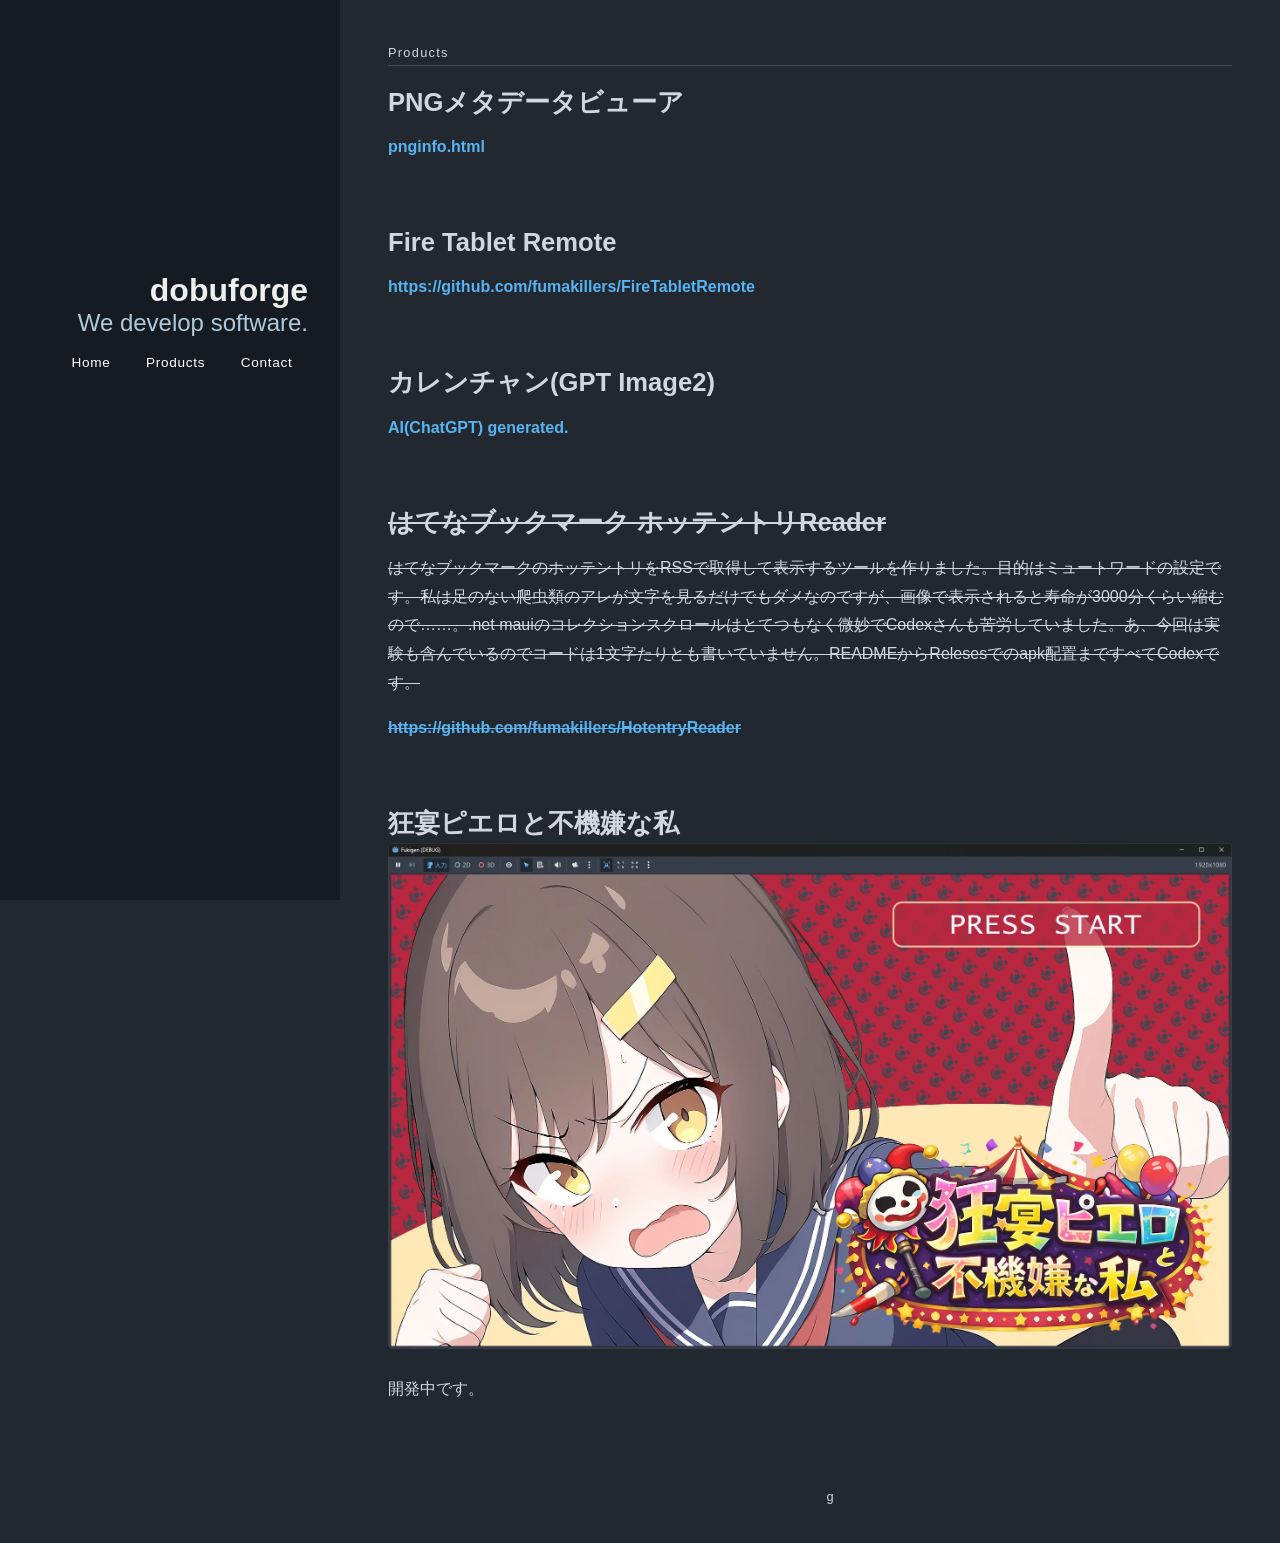
<file: products.html>
﻿<!doctype html>
<html lang="ja">

<head>
  <meta charset="utf-8">
  <meta name="viewport" content="width=device-width, initial-scale=1.0">
  <meta name="description" content="dobuforge develops software.">
  <title>dobuforge</title>
  <link rel="icon" href="favicon.svg" type="image/svg+xml">
  <link rel="stylesheet" href="assets/css/styles.min.css?20260720">
</head>

<body>
  <div id="layout" class="pure-g">
    <div class="sidebar pure-u-1 pure-u-lg-1-4">
      <div class="header">
        <h1 class="brand-title"><a href="/">dobuforge</a></h1>
        <h2 class="brand-tagline">We develop software.</h2>
        <nav class="nav">
          <ul class="nav-list">
            <li class="nav-item">
              <a class="pure-button" href="./">Home</a>
              <a class="pure-button" href="products.html">Products</a>
              <a class="pure-button" href="contact.html">Contact</a>
            </li>
          </ul>
        </nav>
      </div>
    </div>
    <main class="content pure-u-1 pure-u-lg-3-4">
      <div class="posts">
        <h1 class="content-subhead">Products</h1>
        <section class="post">
          <header class="post-header">
            <h2 class="post-title">PNGメタデータビューア</h2>
          </header>
          <div class="post-description">
            <p>
              <a href="pnginfo.html">pnginfo.html</a>
            </p>
            <p>
              　
            </p>
          </div>

          <header class="post-header">
            <h2 class="post-title">Fire Tablet Remote</h2>
          </header>
          <div class="post-description">
            <p>
              <a href="https://github.com/fumakillers/FireTabletRemote" target="_blank">https://github.com/fumakillers/FireTabletRemote</a>
            </p>
            <p>
              　
            </p>
          </div>

          <header class="post-header">
            <h2 class="post-title">カレンチャン(GPT Image2)</h2>
          </header>
          <div class="post-description">
            <p>
              <a href="currenchan.html">AI(ChatGPT) generated.</a>
            </p>
            <p>
              　
            </p>
          </div>

          <header class="post-header">
            <h2 class="post-title"><s>はてなブックマーク ホッテントリReader</s></h2>
          </header>
          <div class="post-description">
            <p>
              <s>はてなブックマークのホッテントリをRSSで取得して表示するツールを作りました。目的はミュートワードの設定です。私は足のない爬虫類のアレが文字を見るだけでもダメなのですが、画像で表示されると寿命が3000分くらい縮むので……。.net mauiのコレクションスクロールはとてつもなく微妙でCodexさんも苦労していました。あ、今回は実験も含んでいるのでコードは1文字たりとも書いていません。READMEからRelesesでのapk配置まですべてCodexです。</s>
            </p>
            <p>
              <a href="https://github.com/fumakillers/HotentryReader" target="_blank"><s>https://github.com/fumakillers/HotentryReader</s></a>
            </p>
            <p>
              　
            </p>
          </div>

          <header class="post-header">
            <h2 class="post-title">狂宴ピエロと不機嫌な私</h2>
          </header>
          <div class="post-description">
            <div class="pure-u-1 pure-u-lg-1-1">
              <img alt="Photo of the sunset on the beach" class="pure-img-responsive"
                src="assets/image/fukigen_title_mid.webp" width="1934" height="1159" loading="lazy">
            </div>
            <p>
              開発中です。
            </p>
          </div>
        </section>
      </div>
      <div class="footer">
        <div class="pure-menu pure-menu-horizontal">
          <ul>
            <li class="pure-menu-item"><a href="https://github.com/fumakillers" target="_blank" class="pure-menu-link">g</a>
            </li>
          </ul>
        </div>
      </div>
    </main>
  </div>

</body>

</html>
</file>
<file: assets/css/styles.min.css>
html{line-height:1.15;-webkit-text-size-adjust:100%;font-family:sans-serif}body{margin:0}main{display:block}h1{font-size:2em;margin:.67em 0}a{background-color:transparent}img{border-style:none}.pure-g{display:flex;flex-flow:row wrap;align-content:flex-start}.pure-u-1{display:inline-block;letter-spacing:normal;word-spacing:normal;vertical-align:top;text-rendering:auto;width:100%}.pure-button{display:inline-block;line-height:normal;white-space:nowrap;vertical-align:middle;text-align:center;cursor:pointer;-webkit-user-drag:none;-webkit-user-select:none;user-select:none;box-sizing:border-box;font-family:inherit;font-size:100%;padding:.2em 1em;color:rgba(0,0,0,.8);border:none transparent;background-color:#e6e6e6;text-decoration:none;border-radius:2px;margin-top:18px}.pure-button:focus,.pure-button:hover{background-image:linear-gradient(transparent,rgba(0,0,0,.05) 40%,rgba(0,0,0,.1))}.pure-button:focus{outline:0}.pure-button:active{box-shadow:0 0 0 1px rgba(0,0,0,.15) inset,0 0 6px rgba(0,0,0,.2) inset;border-color:#000}.pure-menu{box-sizing:border-box}.pure-menu-item{position:relative;padding:0;margin:0;height:100%}.pure-menu-link{display:block;text-decoration:none;white-space:nowrap;color:#d1d7e0;padding:.5em 1em}.pure-menu-horizontal{width:100%;white-space:nowrap}.pure-menu-horizontal .pure-menu-item{display:inline-block;vertical-align:middle}.pure-menu-link:focus,.pure-menu-link:hover{background-color:#eee}@media screen and (min-width:64em){.pure-u-lg-1-1,.pure-u-lg-1-4,.pure-u-lg-3-4{display:inline-block;letter-spacing:normal;word-spacing:normal;vertical-align:top;text-rendering:auto}.pure-u-lg-1-4{width:25%}.pure-u-lg-1-1,.pure-u-lg-3-4{width:100%}}*{-webkit-box-sizing:border-box;-moz-box-sizing:border-box;box-sizing:border-box}a{text-decoration:none;color:#58b4f0}a:focus,a:hover{text-decoration:underline}.pure-img-responsive{max-width:100%;height:auto}#layout{min-height:100vh;background:#212830;padding:0}.header{text-align:center;top:auto;margin:3em auto}.sidebar{background:#151b23;color:#fff}.brand-tagline,.brand-title{margin:0}.brand-title{text-transform:lowercase}.brand-title a{color:#eee;text-decoration:none}.brand-tagline{font-weight:300;color:#b0cadb}.nav-list{margin:0;padding:0;list-style:none}.nav-item{display:inline-block;display:inline;zoom:1}.nav-item a{background:0 0;border:2px solid #151b23;color:#fff;margin-top:1em;letter-spacing:.05em;font-size:85%}.nav-item a:focus,.nav-item a:hover{border:2px solid #58b4f0;text-decoration:none}.content-subhead{color:#d1d7e0;border-bottom:1px solid #414850;padding:.4em 0;font-size:80%;font-weight:500;letter-spacing:.1em}.content{color:#d1d7e0;padding:2em 1em 0}.post{padding-bottom:2em}.post-title{font-size:1.6em;margin-bottom:.2em}.post-description{font-family:-apple-system,BlinkMacSystemFont,"Segoe UI",Helvetica,Arial,sans-serif,"Apple Color Emoji","Segoe UI Emoji";line-height:1.8em}.post-description a{font-weight:600}.post-meta{font-size:90%;text-align:right;margin:0}.post-images{margin:1em 0}.footer{padding:1em 0;text-align:center}.footer a{font-size:80%}.footer .pure-menu a:focus,.footer .pure-menu a:hover{background:0 0}@media (min-width:64em){.content{padding:2em 3em 0;margin-left:340px}.header{margin:80% 2em 0;text-align:right}.sidebar{position:fixed;top:0;bottom:0;width:340px}}
</file>
<file: assets/css/currenchan.min.css>
.image-grid{display:grid;grid-template-columns:repeat(3,1fr);gap:16px;margin-bottom:16px}.image-grid img{width:100%;height:auto;display:block;border-radius:8px;transition:transform .2s ease,box-shadow .2s ease}.image-grid img:hover{transform:scale(1.03);box-shadow:0 4px 12px rgba(0,0,0,.2)}@media (max-width:768px){.image-grid{grid-template-columns:repeat(2,1fr)}}@media (max-width:480px){.image-grid{grid-template-columns:1fr}}
</file>
<file: assets/css/days-sober.min.css>
.sober-wrap{display:flex;align-items:center;justify-content:center}.sober-card{width:100%;padding:1.65rem 1.55rem;border-radius:14px;background:#202938;box-shadow:0 18px 45px rgba(0,0,0,.22);color:#e7edf7}.sober-card-header{display:flex;align-items:flex-start;gap:1rem;margin-bottom:1.7rem}.sober-icon{width:34px;height:34px;display:grid;place-items:center;color:#1887ff;font-size:1.8rem;line-height:1;transform:translateY(-1px)}.sober-title{margin:0;font-size:1.05rem;line-height:1.2;letter-spacing:.04em;font-weight:700;color:#eef4ff}.sober-since{margin:.35rem 0 0;font-size:.82rem;letter-spacing:.08em;color:#a7b0bf}.sober-days{text-align:center;font-size:clamp(6rem,12vw,7.2rem);line-height:.9;font-weight:300;color:#178cff;letter-spacing:-.06em;font-variant-numeric:tabular-nums}.sober-label{margin-top:.75rem;text-align:center;color:#a9b2c0;font-size:1rem;letter-spacing:.08em}.sober-badge{width:fit-content;margin:1.35rem auto 0;padding:.55rem 1.15rem;border-radius:999px;background:#168cff;color:#fff;font-size:.9rem;line-height:1;letter-spacing:.04em;box-shadow:0 10px 24px rgba(22,140,255,.25)}.slip-card{margin-top:1.2rem;padding:1.45rem 1.55rem 1.55rem;border-radius:14px;background:#202938;box-shadow:0 18px 45px rgba(0,0,0,.18);color:#e7edf7}.slip-card-header{display:flex;align-items:center;justify-content:space-between;padding-bottom:1rem;border-bottom:1px solid rgba(167,176,191,.14)}.slip-eyebrow{margin:0 0 .2rem;color:#178cff;font-size:.68rem;font-weight:700;letter-spacing:.18em}.slip-title{margin:0;color:#eef4ff;font-size:1.05rem;letter-spacing:.04em}.slip-count{display:grid;place-items:center;width:2rem;height:2rem;border:1px solid rgba(23,140,255,.38);border-radius:50%;color:#178cff;font-size:.72rem;font-variant-numeric:tabular-nums}.slip-entry{position:relative;display:grid;grid-template-columns:12px minmax(0,1fr) auto;gap:1rem;align-items:center;padding:1.3rem .15rem .1rem}.slip-marker{align-self:stretch;position:relative;width:2px;margin-left:5px;background:linear-gradient(#178cff,rgba(23,140,255,.08))}.slip-marker:before{content:"";position:absolute;top:2px;left:-4px;width:10px;height:10px;border-radius:50%;background:#178cff;box-shadow:0 0 0 5px rgba(23,140,255,.12)}.slip-main{min-width:0}.slip-date{display:block;color:#eef4ff;font-size:.92rem;font-weight:700;letter-spacing:.1em}.slip-location{display:block;margin-top:.3rem;color:#a7b0bf;font-size:.78rem;letter-spacing:.06em}.slip-period{display:flex;align-items:center;gap:.75rem;margin-top:1rem;color:#a7b0bf;font-size:.75rem;letter-spacing:.04em;white-space:nowrap}.slip-line{height:1px;min-width:2rem;max-width:12rem;flex:1;background:linear-gradient(90deg,rgba(23,140,255,.8),rgba(167,176,191,.2))}.slip-caption{display:block;margin-top:.35rem;color:#6f7b8d;font-size:.7rem;letter-spacing:.05em}.slip-duration{min-width:5.4rem;text-align:center;padding-left:1rem;border-left:1px solid rgba(167,176,191,.14)}.slip-duration strong{display:block;color:#178cff;font-size:2.7rem;line-height:.9;font-weight:300;font-variant-numeric:tabular-nums}.slip-duration span{display:block;margin-top:.45rem;color:#a7b0bf;font-size:.67rem;font-weight:700;letter-spacing:.18em}@media(max-width:600px){.slip-entry{grid-template-columns:12px minmax(0,1fr)}.slip-duration{grid-column:2;text-align:left;padding:.8rem 0 0;border-left:0;border-top:1px solid rgba(167,176,191,.14)}.slip-duration strong,.slip-duration span{display:inline}.slip-duration span{margin-left:.35rem}.slip-period{white-space:normal;gap:.45rem}.slip-line{min-width:1rem}}
</file>
<file: assets/css/pnginfo.min.css>
.png-drop{width:100%;min-height:300px;padding:2rem;border:2px dashed rgba(23,140,255,.42);border-radius:14px;background:#202938;box-shadow:0 18px 45px rgba(0,0,0,.22);color:#e7edf7;display:flex;align-items:center;justify-content:center;text-align:center;cursor:pointer;transition:border-color .16s,background .16s,transform .16s}.png-drop:hover,.png-drop.is-dragging{border-color:#178cff;background:#222e40;transform:translateY(-1px)}.png-drop-icon{color:#178cff;font-size:3.3rem;line-height:1}.png-drop-title{margin:.8rem 0 .15rem;color:#eef4ff;font-size:1.35rem;font-weight:700;letter-spacing:.04em}.png-drop-help{margin:0;color:#a7b0bf;font-size:.82rem;letter-spacing:.06em}.png-drop-local{display:inline-block;margin-top:1rem;padding:.4rem .8rem;border-radius:999px;background:rgba(23,140,255,.12);color:#65adff;font-size:.72rem;letter-spacing:.06em}.png-input{display:none}.png-results{margin-top:1.2rem}.png-results:empty{display:none}.png-entry{margin-bottom:1.2rem;padding:1.45rem 1.55rem;border-radius:14px;background:#202938;box-shadow:0 18px 45px rgba(0,0,0,.18);color:#e7edf7}.png-entry-head{display:flex;align-items:center;justify-content:space-between;gap:1rem;padding-bottom:1rem;border-bottom:1px solid rgba(167,176,191,.14)}.png-entry-name{margin:0;color:#eef4ff;font-size:1.05rem;line-height:1.3;overflow-wrap:anywhere}.png-entry-kind{flex:none;color:#178cff;font-size:.68rem;font-weight:700;letter-spacing:.16em}.png-entry-body{display:grid;grid-template-columns:minmax(150px,260px) minmax(0,1fr);gap:1.4rem;padding-top:1.25rem}.png-preview{width:100%;max-height:360px;object-fit:contain;border-radius:9px;background:#151b23}.png-meta{min-width:0}.png-human{display:grid;grid-template-columns:repeat(3,minmax(0,1fr));gap:.75rem;margin-bottom:1rem;padding:1rem;border:1px solid rgba(23,140,255,.2);border-radius:9px;background:rgba(21,27,35,.32)}.png-human-title{grid-column:1/-1;color:#65adff;font-size:.7rem;font-weight:700;letter-spacing:.14em;padding-bottom:.5rem;border-bottom:1px solid rgba(167,176,191,.12)}.png-human .png-field{margin:0}.png-human-wide{grid-column:1/-1}.png-human .png-value{max-height:12rem}.png-field{margin-bottom:1rem}.png-field:last-child{margin-bottom:0}.png-key{display:block;margin-bottom:.25rem;color:#178cff;font-size:.68rem;font-weight:700;letter-spacing:.13em;text-transform:uppercase}.png-value{margin:0;padding:.7rem .8rem;border-radius:7px;background:#18212d;color:#cbd4e1;font:12px/1.55 Consolas,"SFMono-Regular",monospace;white-space:pre-wrap;overflow-wrap:anywhere;max-height:18rem;overflow:auto}.png-empty{color:#6f7b8d;font-style:italic}.png-raw{margin-top:1rem;border-top:1px solid rgba(167,176,191,.14);padding-top:.9rem}.png-raw summary{cursor:pointer;color:#a7b0bf;font-size:.78rem;letter-spacing:.05em}.png-raw-body{padding-top:1rem}.png-error{color:#ff9b9b}.png-session-head{display:flex;align-items:center;justify-content:space-between;margin:1.3rem .2rem .6rem}.png-session-label{margin:0;color:#178cff;font-size:.68rem;font-weight:700;letter-spacing:.18em}.png-count{display:grid;place-items:center;min-width:2rem;height:2rem;padding:0 .5rem;border:1px solid rgba(23,140,255,.38);border-radius:999px;color:#178cff;font-size:.72rem}@media(max-width:900px){.png-human{grid-template-columns:repeat(2,minmax(0,1fr))}}@media(max-width:720px){.png-drop{min-height:230px}.png-entry-body{grid-template-columns:1fr}.png-preview{max-height:420px}.png-human{grid-template-columns:1fr}.png-human-wide{grid-column:1}}
</file>
